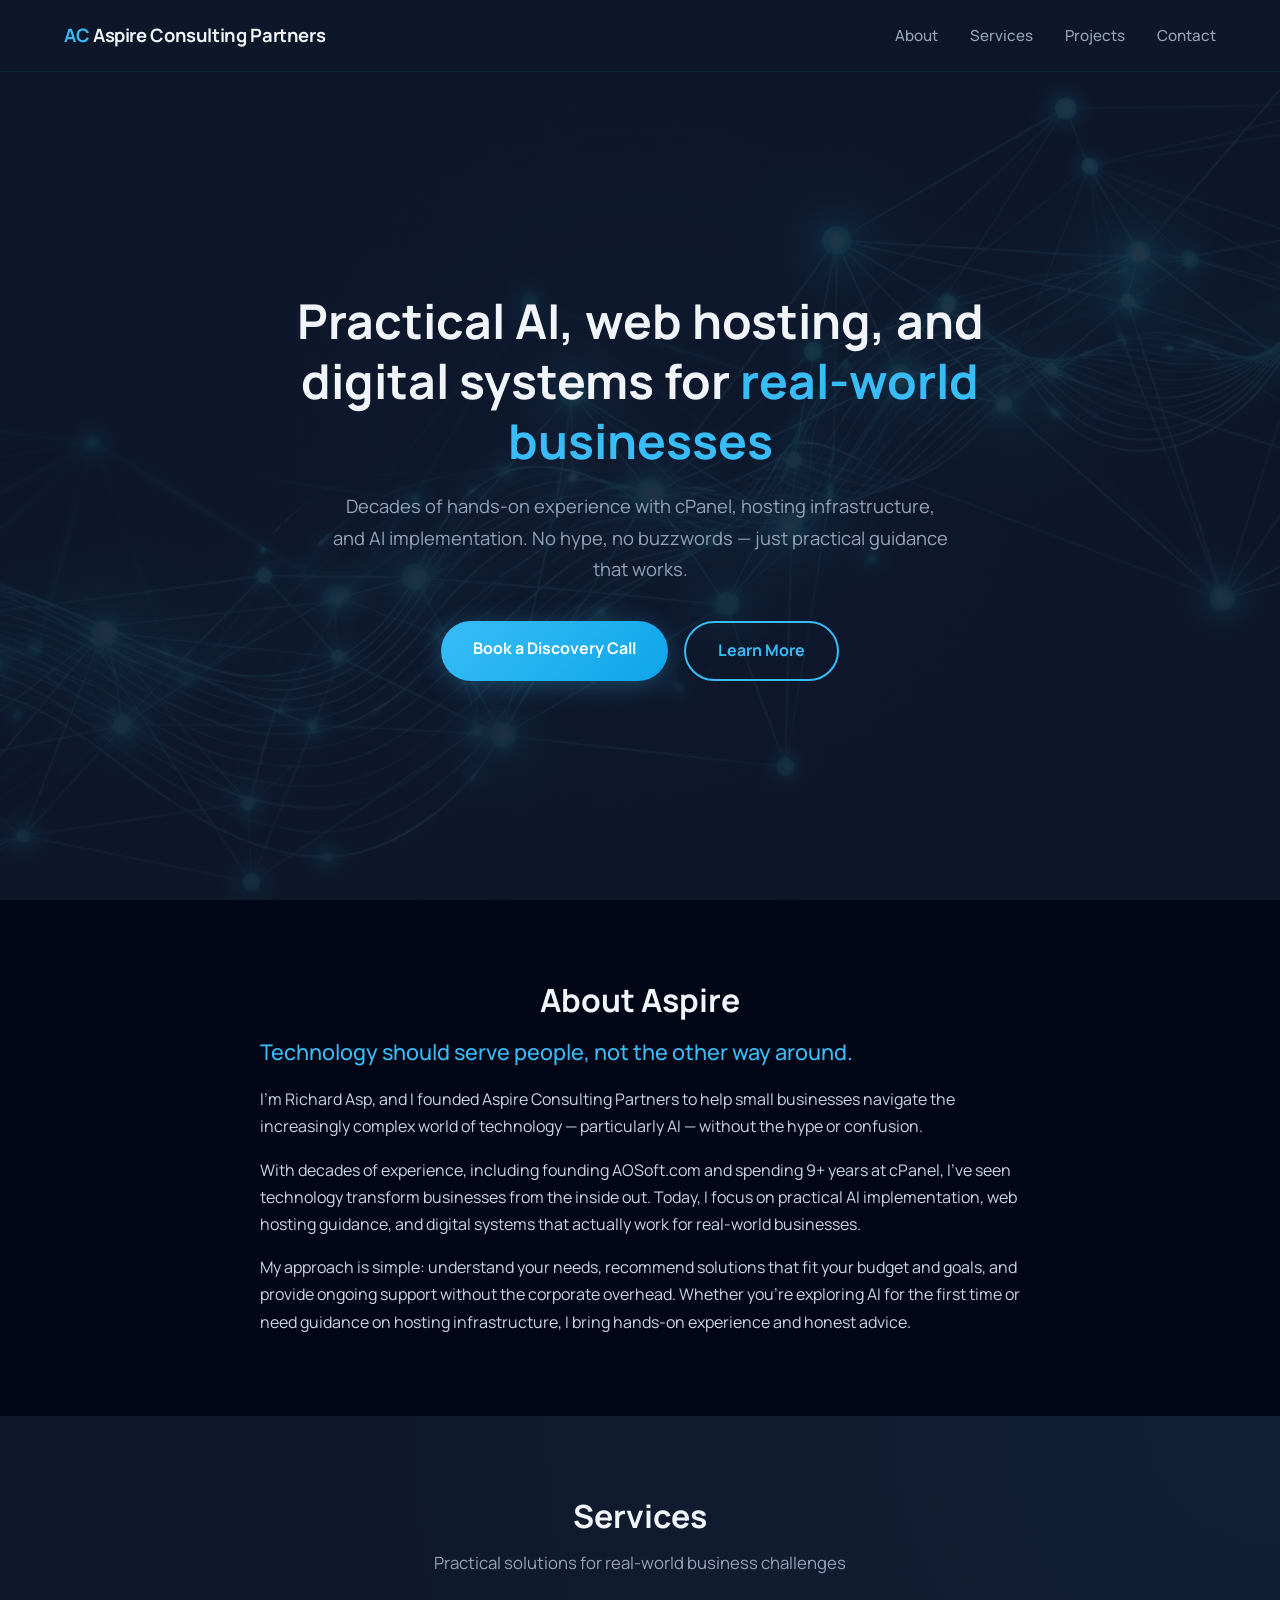
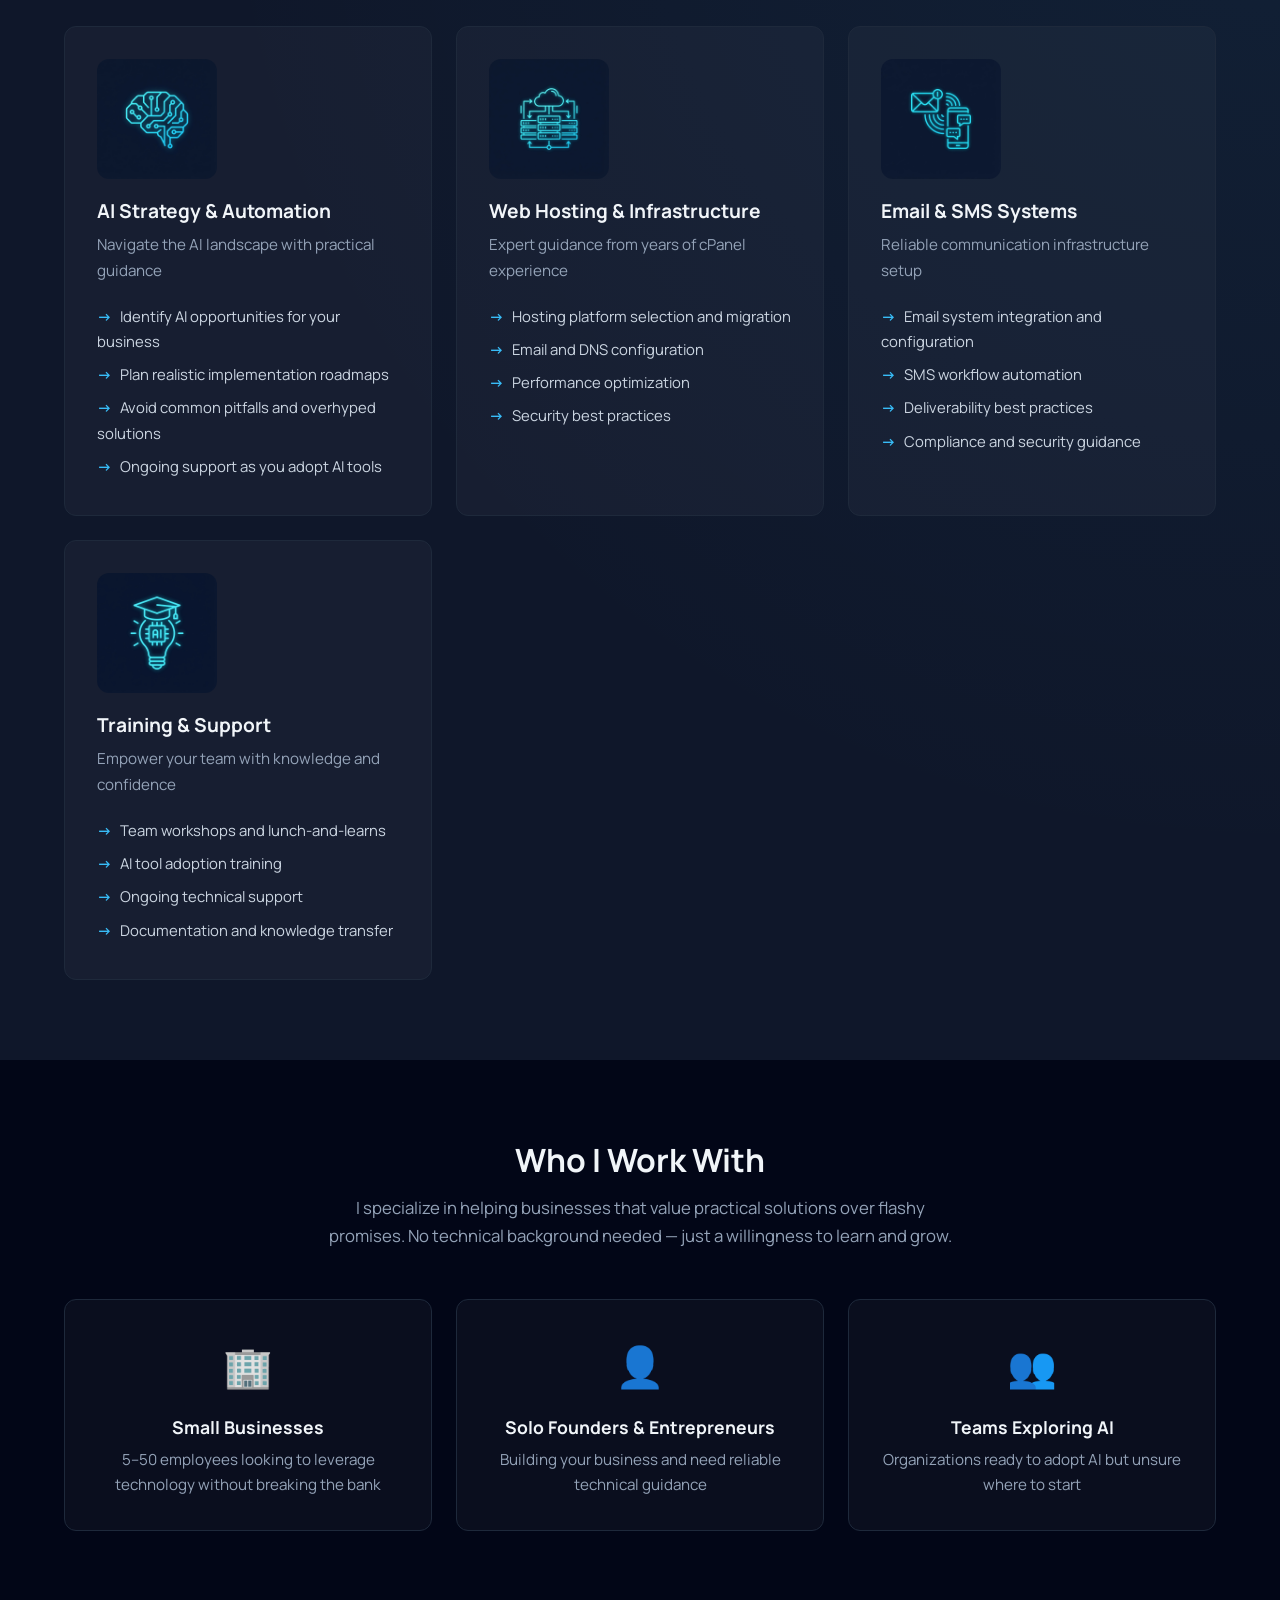
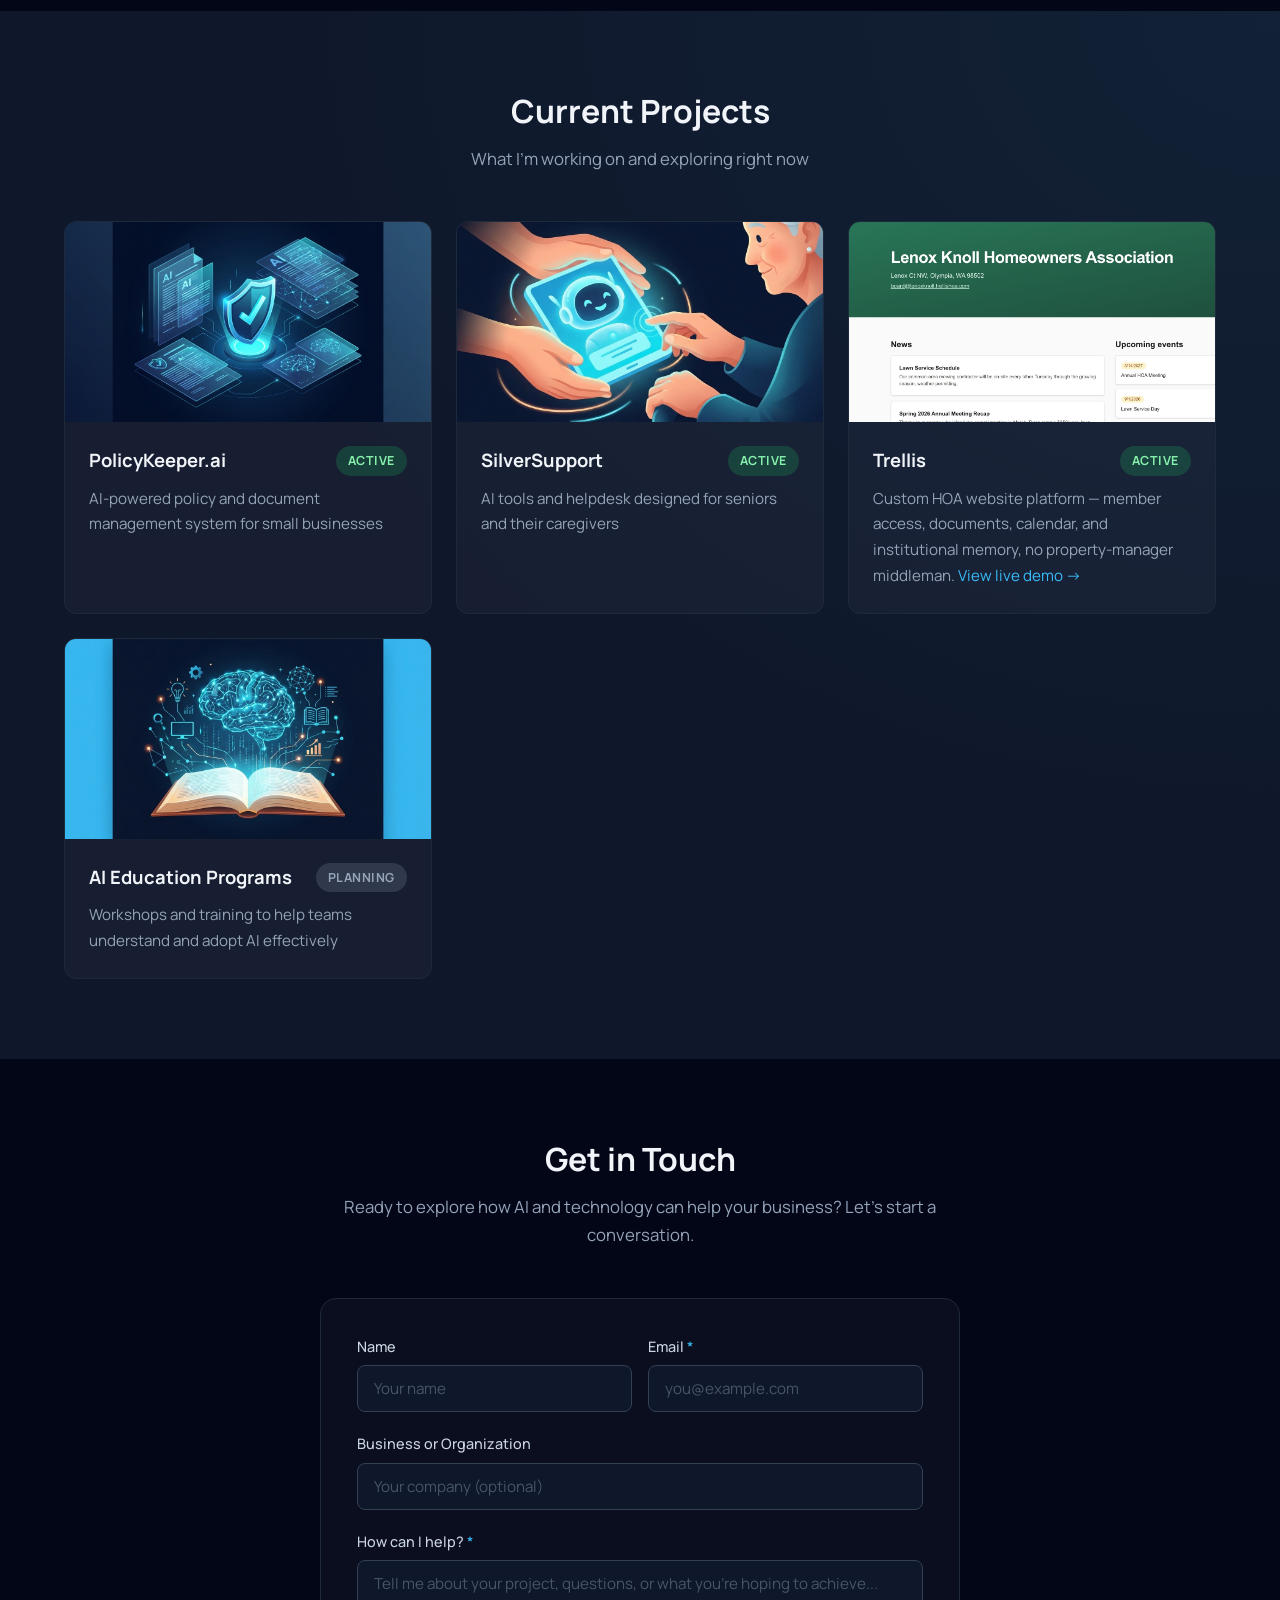
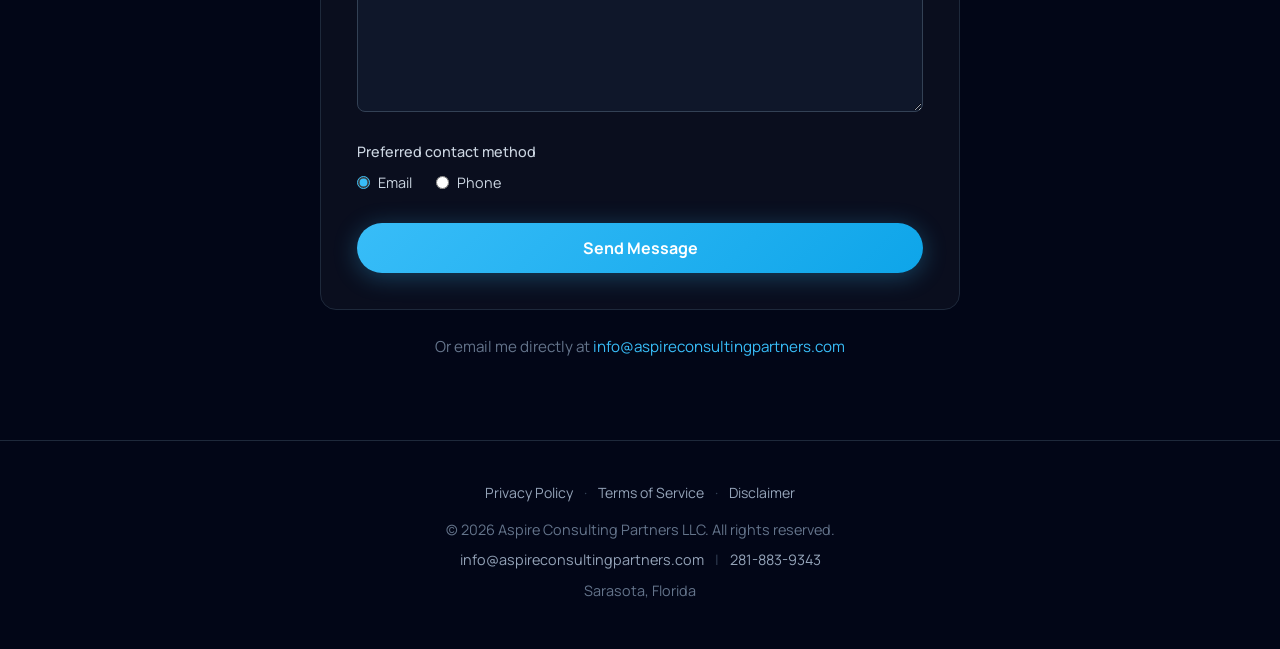
<file: index.html>
<!DOCTYPE html>
<html lang="en">
<head>
  <meta charset="UTF-8">
  <meta name="viewport" content="width=device-width, initial-scale=1.0">
  <meta name="description" content="Aspire Consulting Partners — Practical AI, web hosting, and digital systems for real-world businesses. Founded by Richard Asp.">
  <title>Aspire Consulting Partners | Practical AI &amp; Technology Consulting</title>
  <link rel="icon" href="favicon.svg" type="image/svg+xml">
  <link rel="preconnect" href="https://fonts.googleapis.com">
  <link rel="preconnect" href="https://fonts.gstatic.com" crossorigin>
  <link href="https://fonts.googleapis.com/css2?family=Manrope:wght@400;500;700&display=swap" rel="stylesheet">
  <style>
    /* ========== Design Tokens ========== */
    :root {
      --bg-main: #0f172a;
      --bg-dark: #020617;
      --cyan: #38bdf8;
      --cyan-light: #7dd3fc;
      --gray-100: #f1f5f9;
      --gray-300: #cbd5e1;
      --gray-400: #94a3b8;
      --gray-500: #64748b;
      --gray-600: #475569;
      --gray-700: #334155;
      --gray-800: #1e293b;
      --max-width: 1200px;
      --nav-height: 72px;
      --font: 'Manrope', system-ui, -apple-system, sans-serif;
    }

    /* ========== Reset & Base ========== */
    *, *::before, *::after {
      box-sizing: border-box;
      margin: 0;
      padding: 0;
    }

    html {
      scroll-behavior: smooth;
      scroll-padding-top: var(--nav-height);
    }

    body {
      font-family: var(--font);
      font-size: 16px;
      line-height: 1.7;
      color: var(--gray-300);
      background: var(--bg-main);
      -webkit-font-smoothing: antialiased;
      -moz-osx-font-smoothing: grayscale;
    }

    img {
      max-width: 100%;
      height: auto;
      display: block;
    }

    a {
      color: var(--cyan);
      text-decoration: none;
      transition: color 0.2s;
    }

    a:hover {
      color: var(--cyan-light);
    }

    h1, h2, h3, h4 {
      color: var(--gray-100);
      line-height: 1.3;
    }

    .container {
      width: 100%;
      max-width: var(--max-width);
      margin: 0 auto;
      padding: 0 24px;
    }

    /* ========== Section Helpers ========== */
    .section {
      padding: 80px 0;
    }

    .section-dark {
      background: var(--bg-dark);
    }

    .section-title {
      font-size: 2rem;
      font-weight: 700;
      margin-bottom: 12px;
      text-align: center;
    }

    .section-subtitle {
      text-align: center;
      color: var(--gray-400);
      max-width: 640px;
      margin: 0 auto 48px;
      font-size: 1.05rem;
    }

    /* ========== Navigation ========== */
    .nav {
      position: fixed;
      top: 0;
      left: 0;
      right: 0;
      z-index: 1000;
      background: rgba(15, 23, 42, 0.88);
      backdrop-filter: blur(12px);
      -webkit-backdrop-filter: blur(12px);
      border-bottom: 1px solid rgba(56, 189, 248, 0.08);
      height: var(--nav-height);
    }

    .nav .container {
      display: flex;
      align-items: center;
      justify-content: space-between;
      height: 100%;
    }

    .nav-logo {
      font-size: 1.15rem;
      font-weight: 700;
      color: var(--gray-100);
      letter-spacing: -0.02em;
      white-space: nowrap;
    }

    .nav-logo span {
      color: var(--cyan);
    }

    .nav-links {
      display: flex;
      gap: 32px;
      list-style: none;
    }

    .nav-links a {
      color: var(--gray-400);
      font-size: 0.95rem;
      font-weight: 500;
      transition: color 0.2s;
    }

    .nav-links a:hover {
      color: var(--cyan);
    }

    /* Hamburger */
    .nav-toggle {
      display: none;
      flex-direction: column;
      gap: 5px;
      background: none;
      border: none;
      cursor: pointer;
      padding: 8px;
    }

    .nav-toggle span {
      display: block;
      width: 24px;
      height: 2px;
      background: var(--gray-300);
      border-radius: 2px;
      transition: transform 0.3s, opacity 0.3s;
    }

    /* Mobile nav */
    @media (max-width: 768px) {
      .nav-toggle {
        display: flex;
      }

      .nav-links {
        position: fixed;
        top: var(--nav-height);
        left: 0;
        right: 0;
        flex-direction: column;
        background: rgba(2, 6, 23, 0.97);
        backdrop-filter: blur(12px);
        -webkit-backdrop-filter: blur(12px);
        padding: 24px;
        gap: 0;
        transform: translateY(-120%);
        opacity: 0;
        transition: transform 0.3s ease, opacity 0.3s ease;
        border-bottom: 1px solid var(--gray-800);
      }

      .nav-links.open {
        transform: translateY(0);
        opacity: 1;
      }

      .nav-links li {
        border-bottom: 1px solid var(--gray-800);
      }

      .nav-links li:last-child {
        border-bottom: none;
      }

      .nav-links a {
        display: block;
        padding: 16px 0;
        font-size: 1.05rem;
      }

      .nav-toggle.active span:nth-child(1) {
        transform: rotate(45deg) translate(5px, 5px);
      }

      .nav-toggle.active span:nth-child(2) {
        opacity: 0;
      }

      .nav-toggle.active span:nth-child(3) {
        transform: rotate(-45deg) translate(5px, -5px);
      }
    }

    /* ========== Hero ========== */
    .hero {
      position: relative;
      min-height: 100vh;
      display: flex;
      align-items: center;
      justify-content: center;
      background: url('assets/images/background_hero.jpeg') center/cover no-repeat;
      background-attachment: fixed;
      padding-top: var(--nav-height);
    }

    .hero::before {
      content: '';
      position: absolute;
      inset: 0;
      background: linear-gradient(180deg, rgba(15,23,42,0.85) 0%, rgba(15,23,42,0.9) 100%);
    }

    .hero-content {
      position: relative;
      text-align: center;
      max-width: 780px;
      padding: 40px 24px;
    }

    .hero h1 {
      font-size: clamp(1.8rem, 5vw, 3rem);
      font-weight: 700;
      margin-bottom: 20px;
      line-height: 1.25;
    }

    .hero h1 .highlight {
      color: var(--cyan);
    }

    .hero-sub {
      font-size: clamp(1rem, 2.5vw, 1.15rem);
      color: var(--gray-400);
      margin-bottom: 36px;
      max-width: 620px;
      margin-left: auto;
      margin-right: auto;
    }

    .hero-buttons {
      display: flex;
      gap: 16px;
      justify-content: center;
      flex-wrap: wrap;
    }

    .btn {
      display: inline-block;
      padding: 14px 32px;
      border-radius: 999px;
      font-family: var(--font);
      font-size: 1rem;
      font-weight: 700;
      cursor: pointer;
      border: none;
      transition: transform 0.2s, box-shadow 0.2s;
    }

    .btn:hover {
      transform: translateY(-2px);
    }

    .btn-primary {
      background: linear-gradient(135deg, var(--cyan), #0ea5e9);
      color: #fff;
      box-shadow: 0 4px 24px rgba(56, 189, 248, 0.3);
    }

    .btn-primary:hover {
      color: #fff;
      box-shadow: 0 8px 32px rgba(56, 189, 248, 0.45);
    }

    .btn-secondary {
      background: transparent;
      color: var(--cyan);
      border: 2px solid var(--cyan);
    }

    .btn-secondary:hover {
      color: var(--cyan-light);
      border-color: var(--cyan-light);
      box-shadow: 0 4px 20px rgba(56, 189, 248, 0.15);
    }

    /* ========== About ========== */
    .about-lead {
      font-size: 1.35rem;
      color: var(--cyan);
      font-weight: 500;
      margin-bottom: 24px;
    }

    .about-text p {
      margin-bottom: 16px;
      max-width: 760px;
    }

    .about-text p:last-child {
      margin-bottom: 0;
    }

    /* ========== Cards ========== */
    .card {
      background: rgba(255, 255, 255, 0.03);
      border: 1px solid var(--gray-800);
      border-radius: 12px;
      padding: 32px;
      transition: transform 0.3s, border-color 0.3s, box-shadow 0.3s;
    }

    .card:hover {
      transform: translateY(-4px);
      border-color: var(--cyan);
      box-shadow: 0 8px 30px rgba(56, 189, 248, 0.12);
    }

    /* ========== Services ========== */
    .services-bg {
      background: var(--bg-main);
      background-image: radial-gradient(ellipse at top right, rgba(56,189,248,0.06) 0%, transparent 60%);
    }

    .services-grid {
      display: grid;
      grid-template-columns: repeat(auto-fit, minmax(280px, 1fr));
      gap: 24px;
    }

    .service-card-img {
      width: 120px;
      height: 120px;
      border-radius: 12px;
      object-fit: cover;
      margin-bottom: 20px;
    }

    .service-card h3 {
      font-size: 1.2rem;
      margin-bottom: 8px;
    }

    .service-card .service-desc {
      color: var(--gray-400);
      margin-bottom: 16px;
      font-size: 0.95rem;
    }

    .service-card ul {
      list-style: none;
    }

    .service-card ul li {
      padding: 4px 0;
      font-size: 0.93rem;
      color: var(--gray-300);
    }

    .service-card ul li::before {
      content: '\2192';
      color: var(--cyan);
      margin-right: 8px;
      font-weight: 700;
    }

    /* ========== Who I Work With ========== */
    .audience-grid {
      display: grid;
      grid-template-columns: repeat(auto-fit, minmax(250px, 1fr));
      gap: 24px;
    }

    .audience-card {
      text-align: center;
    }

    .audience-icon {
      font-size: 2.5rem;
      margin-bottom: 16px;
    }

    .audience-card h3 {
      font-size: 1.1rem;
      margin-bottom: 8px;
    }

    .audience-card p {
      color: var(--gray-400);
      font-size: 0.95rem;
    }

    /* ========== Projects ========== */
    .projects-bg {
      background: var(--bg-main);
      background-image: radial-gradient(ellipse at top right, rgba(56,189,248,0.06) 0%, transparent 60%);
    }

    .projects-grid {
      display: grid;
      grid-template-columns: repeat(auto-fit, minmax(300px, 1fr));
      gap: 24px;
    }

    .project-card {
      overflow: hidden;
      padding: 0;
    }

    .project-card-img-wrap {
      overflow: hidden;
      height: 200px;
    }

    .project-card-img {
      width: 100%;
      height: 200px;
      object-fit: cover;
      transition: transform 0.4s;
    }

    .project-card:hover .project-card-img {
      transform: scale(1.05);
    }

    .project-card-body {
      padding: 24px;
    }

    .project-card-header {
      display: flex;
      align-items: center;
      justify-content: space-between;
      margin-bottom: 10px;
      flex-wrap: wrap;
      gap: 8px;
    }

    .project-card h3 {
      font-size: 1.15rem;
    }

    .badge {
      display: inline-block;
      padding: 4px 12px;
      border-radius: 999px;
      font-size: 0.78rem;
      font-weight: 700;
      text-transform: uppercase;
      letter-spacing: 0.04em;
    }

    .badge-active {
      background: rgba(34, 197, 94, 0.2);
      color: #86efac;
    }

    .badge-planning {
      background: rgba(148, 163, 184, 0.2);
      color: var(--gray-400);
    }

    .project-card p {
      color: var(--gray-400);
      font-size: 0.95rem;
    }

    /* ========== Contact ========== */
    .contact-form-wrap {
      max-width: 640px;
      margin: 0 auto;
    }

    .contact-card {
      background: rgba(255, 255, 255, 0.03);
      border: 1px solid var(--gray-800);
      border-radius: 16px;
      padding: 36px;
    }

    .form-row {
      display: grid;
      grid-template-columns: 1fr 1fr;
      gap: 16px;
    }

    @media (max-width: 768px) {
      .form-row {
        grid-template-columns: 1fr;
      }
    }

    .form-group {
      margin-bottom: 20px;
    }

    .form-group label {
      display: block;
      font-size: 0.9rem;
      font-weight: 500;
      color: var(--gray-300);
      margin-bottom: 6px;
    }

    .form-group label .req {
      color: var(--cyan);
    }

    .form-group input,
    .form-group textarea {
      width: 100%;
      padding: 12px 16px;
      background: var(--bg-main);
      border: 1px solid var(--gray-700);
      border-radius: 8px;
      color: var(--gray-100);
      font-family: var(--font);
      font-size: 0.95rem;
      transition: border-color 0.2s, box-shadow 0.2s;
    }

    .form-group input:focus,
    .form-group textarea:focus {
      outline: none;
      border-color: var(--cyan);
      box-shadow: 0 0 0 3px rgba(56, 189, 248, 0.12);
    }

    .form-group input::placeholder,
    .form-group textarea::placeholder {
      color: var(--gray-600);
    }

    .form-group textarea {
      resize: vertical;
    }

    .radio-group {
      display: flex;
      gap: 24px;
      margin-top: 6px;
    }

    .radio-group label {
      display: flex;
      align-items: center;
      gap: 8px;
      font-weight: 400;
      cursor: pointer;
      margin-bottom: 0;
    }

    .radio-group input[type="radio"] {
      width: auto;
      accent-color: var(--cyan);
    }

    .btn-submit {
      width: 100%;
      margin-top: 8px;
    }

    .contact-alt {
      text-align: center;
      margin-top: 24px;
      color: var(--gray-500);
      font-size: 0.95rem;
    }

    .contact-alt a {
      color: var(--cyan);
    }

    /* ========== Footer ========== */
    .footer {
      background: var(--bg-dark);
      border-top: 1px solid var(--gray-800);
      padding: 40px 0;
      text-align: center;
      font-size: 0.9rem;
      color: var(--gray-500);
    }

    .footer-links {
      margin-bottom: 12px;
    }

    .footer-links a {
      color: var(--gray-400);
      font-size: 0.88rem;
    }

    .footer-links a:hover {
      color: var(--cyan);
    }

    .footer-sep {
      margin: 0 8px;
      color: var(--gray-700);
    }

    .footer p {
      margin-bottom: 6px;
    }

    .footer-contact a {
      color: var(--gray-400);
    }

    .footer-contact a:hover {
      color: var(--cyan);
    }

    /* ========== Utilities ========== */
    @media (max-width: 768px) {
      .section {
        padding: 56px 0;
      }

      .section-title {
        font-size: 1.65rem;
      }

      .hero h1 {
        font-size: 1.75rem;
      }
    }

    /* Reduce motion for accessibility */
    @media (prefers-reduced-motion: reduce) {
      html {
        scroll-behavior: auto;
      }
      .card, .btn, .project-card-img, .nav-links {
        transition: none;
      }
    }

    /* Fixed background fallback for iOS */
    @supports (-webkit-touch-callout: none) {
      .hero {
        background-attachment: scroll;
      }
    }
  </style>
</head>
<body>

  <!-- ========== Navigation ========== -->
  <header class="nav" role="banner">
    <div class="container">
      <a href="#" class="nav-logo" aria-label="Aspire Consulting Partners home"><span>AC</span> Aspire Consulting Partners</a>
      <button class="nav-toggle" id="navToggle" aria-label="Toggle navigation menu" aria-expanded="false">
        <span></span>
        <span></span>
        <span></span>
      </button>
      <nav aria-label="Main navigation">
        <ul class="nav-links" id="navLinks">
          <li><a href="#about">About</a></li>
          <li><a href="#services">Services</a></li>
          <li><a href="#projects">Projects</a></li>
          <li><a href="#contact">Contact</a></li>
        </ul>
      </nav>
    </div>
  </header>

  <main>
    <!-- ========== Hero ========== -->
    <section class="hero">
      <div class="hero-content">
        <h1>Practical AI, web hosting, and digital systems for <span class="highlight">real-world businesses</span></h1>
        <p class="hero-sub">Decades of hands-on experience with cPanel, hosting infrastructure, and AI implementation. No hype, no buzzwords &mdash; just practical guidance that works.</p>
        <div class="hero-buttons">
          <a href="#contact" class="btn btn-primary">Book a Discovery Call</a>
          <a href="#about" class="btn btn-secondary">Learn More</a>
        </div>
      </div>
    </section>

    <!-- ========== About ========== -->
    <section id="about" class="section section-dark">
      <div class="container">
        <h2 class="section-title">About Aspire</h2>
        <div class="about-text" style="max-width:760px; margin:0 auto;">
          <p class="about-lead">Technology should serve people, not the other way around.</p>
          <p>I'm Richard Asp, and I founded Aspire Consulting Partners to help small businesses navigate the increasingly complex world of technology &mdash; particularly AI &mdash; without the hype or confusion.</p>
          <p>With decades of experience, including founding AOSoft.com and spending 9+ years at cPanel, I've seen technology transform businesses from the inside out. Today, I focus on practical AI implementation, web hosting guidance, and digital systems that actually work for real-world businesses.</p>
          <p>My approach is simple: understand your needs, recommend solutions that fit your budget and goals, and provide ongoing support without the corporate overhead. Whether you're exploring AI for the first time or need guidance on hosting infrastructure, I bring hands-on experience and honest advice.</p>
        </div>
      </div>
    </section>

    <!-- ========== Services ========== -->
    <section id="services" class="section services-bg">
      <div class="container">
        <h2 class="section-title">Services</h2>
        <p class="section-subtitle">Practical solutions for real-world business challenges</p>
        <div class="services-grid">

          <div class="card service-card">
            <img src="assets/images/service.jpeg" alt="AI strategy consultation session" class="service-card-img" width="120" height="120" loading="lazy">
            <h3>AI Strategy &amp; Automation</h3>
            <p class="service-desc">Navigate the AI landscape with practical guidance</p>
            <ul>
              <li>Identify AI opportunities for your business</li>
              <li>Plan realistic implementation roadmaps</li>
              <li>Avoid common pitfalls and overhyped solutions</li>
              <li>Ongoing support as you adopt AI tools</li>
            </ul>
          </div>

          <div class="card service-card">
            <img src="assets/images/webhosting_service.jpeg" alt="Web hosting server infrastructure" class="service-card-img" width="120" height="120" loading="lazy">
            <h3>Web Hosting &amp; Infrastructure</h3>
            <p class="service-desc">Expert guidance from years of cPanel experience</p>
            <ul>
              <li>Hosting platform selection and migration</li>
              <li>Email and DNS configuration</li>
              <li>Performance optimization</li>
              <li>Security best practices</li>
            </ul>
          </div>

          <div class="card service-card">
            <img src="assets/images/email_sms_services.jpeg" alt="Email and SMS communication systems" class="service-card-img" width="120" height="120" loading="lazy">
            <h3>Email &amp; SMS Systems</h3>
            <p class="service-desc">Reliable communication infrastructure setup</p>
            <ul>
              <li>Email system integration and configuration</li>
              <li>SMS workflow automation</li>
              <li>Deliverability best practices</li>
              <li>Compliance and security guidance</li>
            </ul>
          </div>

          <div class="card service-card">
            <img src="assets/images/ai_training_services.jpeg" alt="AI training workshop in progress" class="service-card-img" width="120" height="120" loading="lazy">
            <h3>Training &amp; Support</h3>
            <p class="service-desc">Empower your team with knowledge and confidence</p>
            <ul>
              <li>Team workshops and lunch-and-learns</li>
              <li>AI tool adoption training</li>
              <li>Ongoing technical support</li>
              <li>Documentation and knowledge transfer</li>
            </ul>
          </div>

        </div>
      </div>
    </section>

    <!-- ========== Who I Work With ========== -->
    <section class="section section-dark">
      <div class="container">
        <h2 class="section-title">Who I Work With</h2>
        <p class="section-subtitle">I specialize in helping businesses that value practical solutions over flashy promises. No technical background needed &mdash; just a willingness to learn and grow.</p>
        <div class="audience-grid">

          <div class="card audience-card">
            <div class="audience-icon" aria-hidden="true">&#127970;</div>
            <h3>Small Businesses</h3>
            <p>5&ndash;50 employees looking to leverage technology without breaking the bank</p>
          </div>

          <div class="card audience-card">
            <div class="audience-icon" aria-hidden="true">&#128100;</div>
            <h3>Solo Founders &amp; Entrepreneurs</h3>
            <p>Building your business and need reliable technical guidance</p>
          </div>

          <div class="card audience-card">
            <div class="audience-icon" aria-hidden="true">&#128101;</div>
            <h3>Teams Exploring AI</h3>
            <p>Organizations ready to adopt AI but unsure where to start</p>
          </div>

        </div>
      </div>
    </section>

    <!-- ========== Projects ========== -->
    <section id="projects" class="section projects-bg">
      <div class="container">
        <h2 class="section-title">Current Projects</h2>
        <p class="section-subtitle">What I'm working on and exploring right now</p>
        <div class="projects-grid">

          <div class="card project-card">
            <div class="project-card-img-wrap">
              <img src="assets/images/policy-keeper_thumnail.jpeg" alt="PolicyKeeper.ai document management dashboard" class="project-card-img" loading="lazy">
            </div>
            <div class="project-card-body">
              <div class="project-card-header">
                <h3>PolicyKeeper.ai</h3>
                <span class="badge badge-active">Active</span>
              </div>
              <p>AI-powered policy and document management system for small businesses</p>
            </div>
          </div>

          <div class="card project-card">
            <div class="project-card-img-wrap">
              <img src="assets/images/silversupport_thumnail.jpeg" alt="SilverSupport helpdesk for seniors" class="project-card-img" loading="lazy">
            </div>
            <div class="project-card-body">
              <div class="project-card-header">
                <h3>SilverSupport</h3>
                <span class="badge badge-active">Active</span>
              </div>
              <p>AI tools and helpdesk designed for seniors and their caregivers</p>
            </div>
          </div>

          <div class="card project-card">
            <div class="project-card-img-wrap">
              <img src="assets/images/trellis_thumbnail_v2.jpeg" alt="Trellis HOA platform, live demo site for Lenox Knoll Homeowners Association" class="project-card-img" loading="lazy">
            </div>
            <div class="project-card-body">
              <div class="project-card-header">
                <h3>Trellis</h3>
                <span class="badge badge-active">Active</span>
              </div>
              <p>Custom HOA website platform &mdash; member access, documents, calendar, and institutional memory, no property-manager middleman. <a href="https://lenoxknoll.trellishoa.com" target="_blank" rel="noopener">View live demo &rarr;</a></p>
            </div>
          </div>

          <div class="card project-card">
            <div class="project-card-img-wrap">
              <img src="assets/images/ai_education_thumbnail.jpeg" alt="AI education workshop materials" class="project-card-img" loading="lazy">
            </div>
            <div class="project-card-body">
              <div class="project-card-header">
                <h3>AI Education Programs</h3>
                <span class="badge badge-planning">Planning</span>
              </div>
              <p>Workshops and training to help teams understand and adopt AI effectively</p>
            </div>
          </div>

        </div>
      </div>
    </section>

    <!-- ========== Contact ========== -->
    <section id="contact" class="section section-dark">
      <div class="container">
        <h2 class="section-title">Get in Touch</h2>
        <p class="section-subtitle">Ready to explore how AI and technology can help your business? Let's start a conversation.</p>
        <div class="contact-form-wrap">
          <form id="contactForm" class="contact-card" action="mailto:info@aspireconsultingpartners.com" method="POST" enctype="text/plain" novalidate>

            <div class="form-row">
              <div class="form-group">
                <label for="name">Name</label>
                <input type="text" id="name" name="name" placeholder="Your name" maxlength="100" autocomplete="name">
              </div>
              <div class="form-group">
                <label for="email">Email <span class="req">*</span></label>
                <input type="email" id="email" name="email" placeholder="you@example.com" required autocomplete="email">
              </div>
            </div>

            <div class="form-group">
              <label for="org">Business or Organization</label>
              <input type="text" id="org" name="organization" placeholder="Your company (optional)" maxlength="100" autocomplete="organization">
            </div>

            <div class="form-group">
              <label for="message">How can I help? <span class="req">*</span></label>
              <textarea id="message" name="message" rows="6" placeholder="Tell me about your project, questions, or what you're hoping to achieve..." required minlength="10" maxlength="5000"></textarea>
            </div>

            <div class="form-group">
              <label>Preferred contact method</label>
              <div class="radio-group">
                <label><input type="radio" name="contact_method" value="Email" checked> Email</label>
                <label><input type="radio" name="contact_method" value="Phone"> Phone</label>
              </div>
            </div>

            <button type="submit" class="btn btn-primary btn-submit">Send Message</button>
          </form>
          <p class="contact-alt">Or email me directly at <a href="mailto:info@aspireconsultingpartners.com">info@aspireconsultingpartners.com</a></p>
        </div>
      </div>
    </section>
  </main>

  <!-- ========== Footer ========== -->
  <footer class="footer" role="contentinfo">
    <div class="container">
      <div class="footer-links">
        <a href="privacy.html">Privacy Policy</a>
        <span class="footer-sep">&middot;</span>
        <a href="terms.html">Terms of Service</a>
        <span class="footer-sep">&middot;</span>
        <a href="disclaimer.html">Disclaimer</a>
      </div>
      <p>&copy; 2026 Aspire Consulting Partners LLC. All rights reserved.</p>
      <p class="footer-contact">
        <a href="mailto:info@aspireconsultingpartners.com">info@aspireconsultingpartners.com</a>
        <span class="footer-sep">|</span>
        <a href="tel:+12818839343">281-883-9343</a>
      </p>
      <p>Sarasota, Florida</p>
    </div>
  </footer>

  <!-- ========== JavaScript ========== -->
  <script>
    (function () {
      // Mobile menu toggle
      var toggle = document.getElementById('navToggle');
      var links = document.getElementById('navLinks');

      if (toggle && links) {
        toggle.addEventListener('click', function () {
          var isOpen = links.classList.toggle('open');
          toggle.classList.toggle('active');
          toggle.setAttribute('aria-expanded', isOpen ? 'true' : 'false');
        });

        // Close mobile menu when a link is clicked
        links.querySelectorAll('a').forEach(function (link) {
          link.addEventListener('click', function () {
            links.classList.remove('open');
            toggle.classList.remove('active');
            toggle.setAttribute('aria-expanded', 'false');
          });
        });
      }

      // Contact form handling
      var form = document.getElementById('contactForm');
      if (form) {
        form.addEventListener('submit', function (e) {
          e.preventDefault();

          var name = document.getElementById('name').value.trim();
          var email = document.getElementById('email').value.trim();
          var org = document.getElementById('org').value.trim();
          var message = document.getElementById('message').value.trim();
          var method = form.querySelector('input[name="contact_method"]:checked');
          var methodVal = method ? method.value : 'Email';

          // Basic validation
          if (!email) {
            alert('Please enter your email address.');
            return;
          }
          if (!message || message.length < 10) {
            alert('Please describe how I can help (at least 10 characters).');
            return;
          }

          var subject = encodeURIComponent('Inquiry from ' + (name || 'Website Visitor'));
          var body = [];
          if (name) body.push('Name: ' + name);
          body.push('Email: ' + email);
          if (org) body.push('Organization: ' + org);
          body.push('Preferred Contact: ' + methodVal);
          body.push('');
          body.push(message);

          var mailto = 'mailto:info@aspireconsultingpartners.com?subject=' + subject + '&body=' + encodeURIComponent(body.join('\n'));
          window.location.href = mailto;
        });
      }
    })();
  </script>

</body>
</html>
</file>
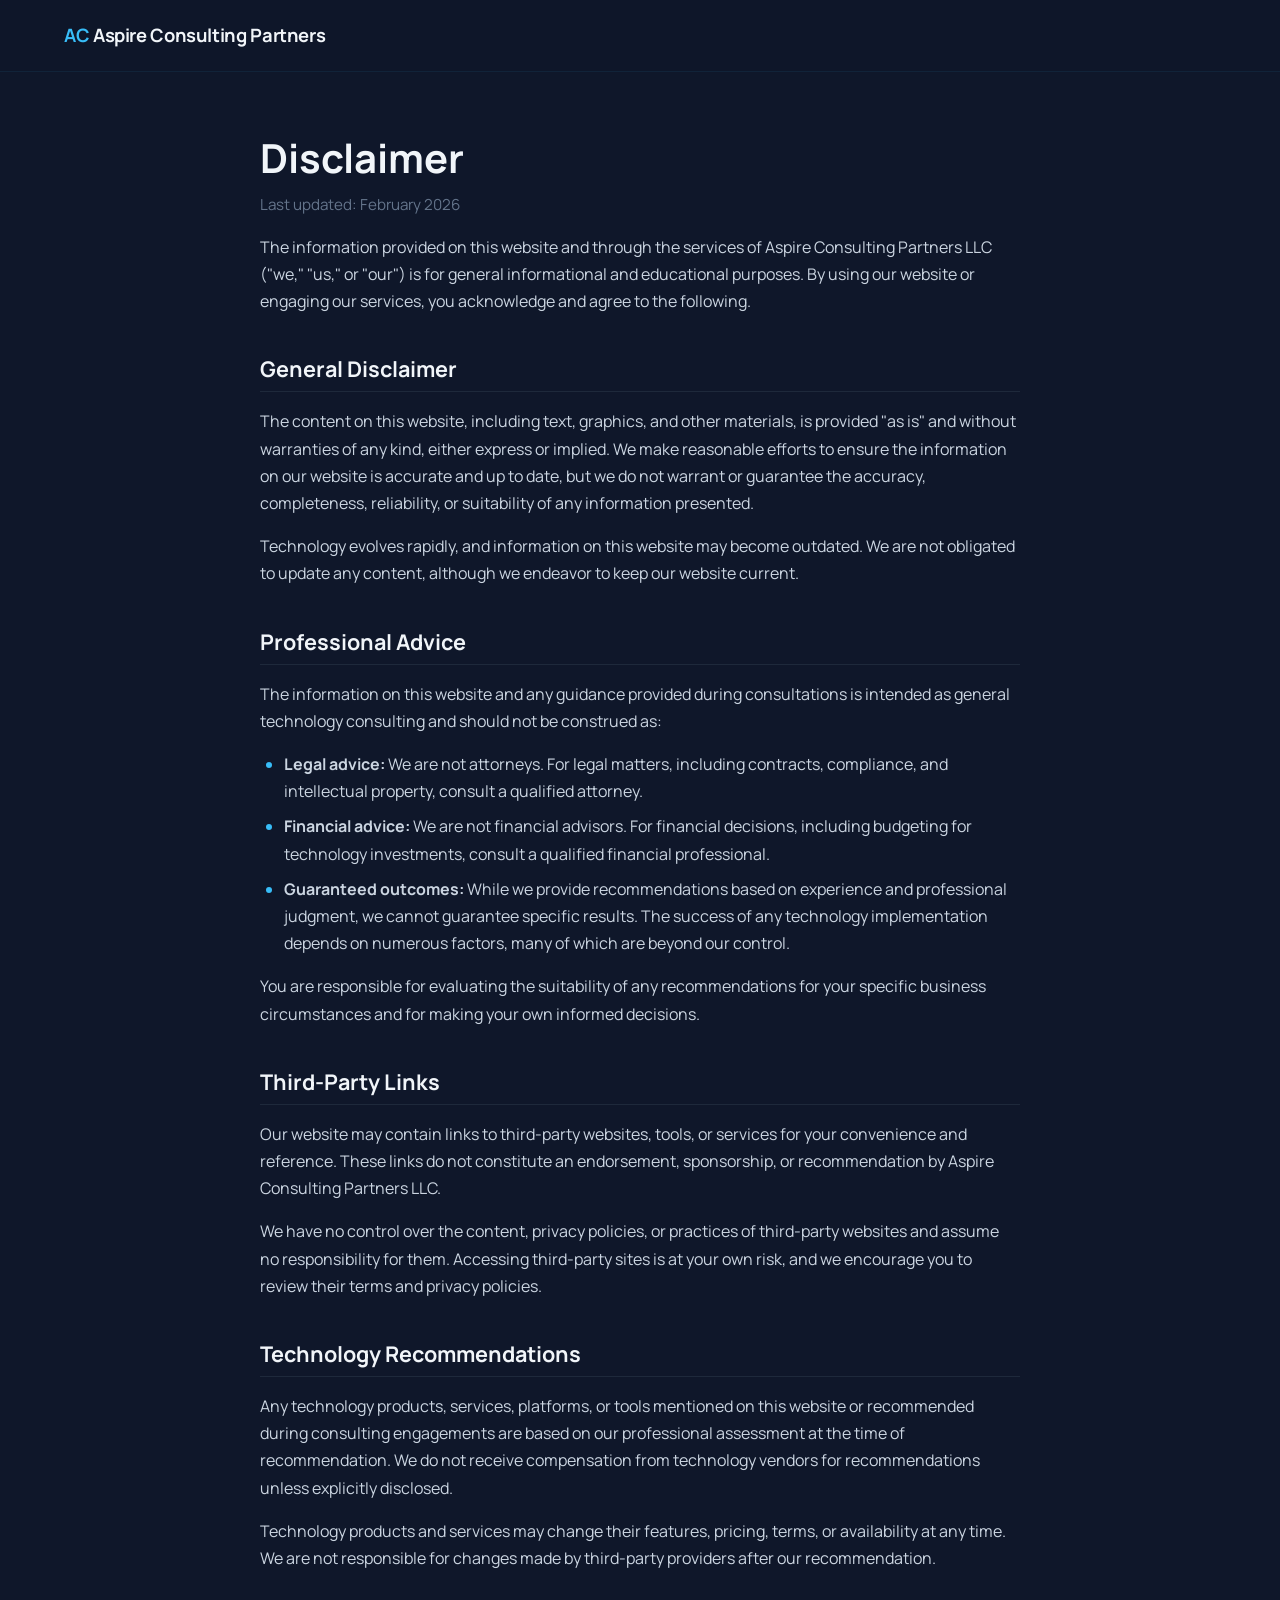
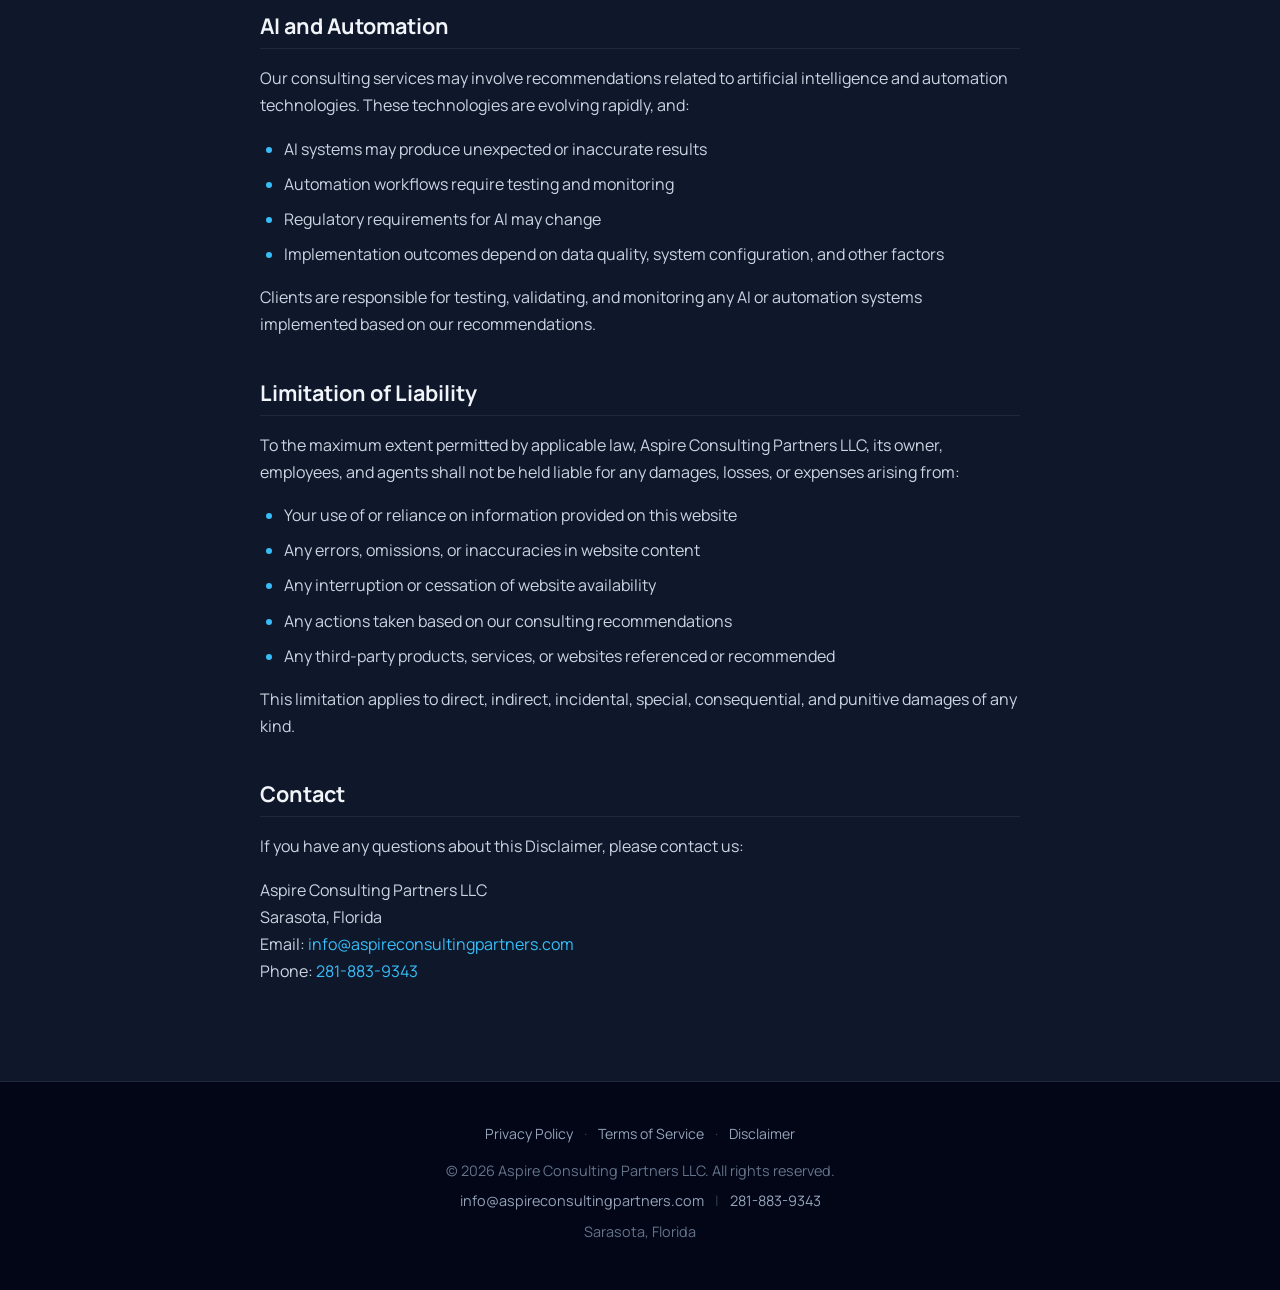
<file: disclaimer.html>
<!DOCTYPE html>
<html lang="en">
<head>
  <meta charset="UTF-8">
  <meta name="viewport" content="width=device-width, initial-scale=1.0">
  <meta name="description" content="Disclaimer for Aspire Consulting Partners LLC — important limitations and notices regarding our website and consulting services.">
  <title>Disclaimer | Aspire Consulting Partners</title>
  <link rel="icon" href="favicon.svg" type="image/svg+xml">
  <link rel="preconnect" href="https://fonts.googleapis.com">
  <link rel="preconnect" href="https://fonts.gstatic.com" crossorigin>
  <link href="https://fonts.googleapis.com/css2?family=Manrope:wght@400;500;700&display=swap" rel="stylesheet">
  <style>
    :root {
      --bg-main: #0f172a;
      --bg-dark: #020617;
      --cyan: #38bdf8;
      --cyan-light: #7dd3fc;
      --gray-100: #f1f5f9;
      --gray-300: #cbd5e1;
      --gray-400: #94a3b8;
      --gray-500: #64748b;
      --gray-700: #334155;
      --gray-800: #1e293b;
      --nav-height: 72px;
      --font: 'Manrope', system-ui, -apple-system, sans-serif;
    }

    *, *::before, *::after {
      box-sizing: border-box;
      margin: 0;
      padding: 0;
    }

    html {
      scroll-behavior: smooth;
      scroll-padding-top: var(--nav-height);
    }

    body {
      font-family: var(--font);
      font-size: 16px;
      line-height: 1.7;
      color: var(--gray-300);
      background: var(--bg-main);
      -webkit-font-smoothing: antialiased;
      -moz-osx-font-smoothing: grayscale;
      min-height: 100vh;
      display: flex;
      flex-direction: column;
    }

    a {
      color: var(--cyan);
      text-decoration: none;
      transition: color 0.2s;
    }

    a:hover {
      color: var(--cyan-light);
    }

    h1, h2, h3 {
      color: var(--gray-100);
      line-height: 1.3;
    }

    .container {
      width: 100%;
      max-width: 1200px;
      margin: 0 auto;
      padding: 0 24px;
    }

    /* Navigation */
    .nav {
      position: fixed;
      top: 0;
      left: 0;
      right: 0;
      z-index: 1000;
      background: rgba(15, 23, 42, 0.88);
      backdrop-filter: blur(12px);
      -webkit-backdrop-filter: blur(12px);
      border-bottom: 1px solid rgba(56, 189, 248, 0.08);
      height: var(--nav-height);
    }

    .nav .container {
      display: flex;
      align-items: center;
      height: 100%;
    }

    .nav-logo {
      font-size: 1.15rem;
      font-weight: 700;
      color: var(--gray-100);
      letter-spacing: -0.02em;
      white-space: nowrap;
    }

    .nav-logo span {
      color: var(--cyan);
    }

    /* Legal Page Content */
    .legal-page {
      flex: 1;
      padding: calc(var(--nav-height) + 60px) 24px 80px;
    }

    .legal-content {
      max-width: 760px;
      margin: 0 auto;
    }

    .legal-content h1 {
      font-size: clamp(1.8rem, 5vw, 2.5rem);
      font-weight: 700;
      margin-bottom: 8px;
    }

    .legal-updated {
      color: var(--gray-500);
      font-size: 0.95rem;
      margin-bottom: 40px;
    }

    .legal-content h2 {
      font-size: 1.35rem;
      font-weight: 700;
      margin-top: 40px;
      margin-bottom: 16px;
      padding-bottom: 8px;
      border-bottom: 1px solid var(--gray-800);
    }

    .legal-content p {
      margin-bottom: 16px;
    }

    .legal-content ul {
      margin-bottom: 16px;
      padding-left: 24px;
    }

    .legal-content ul li {
      margin-bottom: 8px;
    }

    .legal-content ul li::marker {
      color: var(--cyan);
    }

    /* Footer */
    .footer {
      background: var(--bg-dark);
      border-top: 1px solid var(--gray-800);
      padding: 40px 0;
      text-align: center;
      font-size: 0.9rem;
      color: var(--gray-500);
    }

    .footer-links {
      margin-bottom: 12px;
    }

    .footer-links a {
      color: var(--gray-400);
      font-size: 0.88rem;
    }

    .footer-links a:hover {
      color: var(--cyan);
    }

    .footer-sep {
      margin: 0 8px;
      color: var(--gray-700);
    }

    .footer p {
      margin-bottom: 6px;
    }

    .footer-contact a {
      color: var(--gray-400);
    }

    .footer-contact a:hover {
      color: var(--cyan);
    }

    @media (max-width: 768px) {
      .legal-page {
        padding-top: calc(var(--nav-height) + 40px);
        padding-bottom: 56px;
      }
    }

    @media (prefers-reduced-motion: reduce) {
      html { scroll-behavior: auto; }
    }
  </style>
</head>
<body>

  <header class="nav" role="banner">
    <div class="container">
      <a href="index.html" class="nav-logo" aria-label="Aspire Consulting Partners home"><span>AC</span> Aspire Consulting Partners</a>
    </div>
  </header>

  <main class="legal-page">
    <div class="legal-content">
      <h1>Disclaimer</h1>
      <p class="legal-updated">Last updated: February 2026</p>

      <p>The information provided on this website and through the services of Aspire Consulting Partners LLC ("we," "us," or "our") is for general informational and educational purposes. By using our website or engaging our services, you acknowledge and agree to the following.</p>

      <h2>General Disclaimer</h2>
      <p>The content on this website, including text, graphics, and other materials, is provided "as is" and without warranties of any kind, either express or implied. We make reasonable efforts to ensure the information on our website is accurate and up to date, but we do not warrant or guarantee the accuracy, completeness, reliability, or suitability of any information presented.</p>
      <p>Technology evolves rapidly, and information on this website may become outdated. We are not obligated to update any content, although we endeavor to keep our website current.</p>

      <h2>Professional Advice</h2>
      <p>The information on this website and any guidance provided during consultations is intended as general technology consulting and should not be construed as:</p>
      <ul>
        <li><strong>Legal advice:</strong> We are not attorneys. For legal matters, including contracts, compliance, and intellectual property, consult a qualified attorney.</li>
        <li><strong>Financial advice:</strong> We are not financial advisors. For financial decisions, including budgeting for technology investments, consult a qualified financial professional.</li>
        <li><strong>Guaranteed outcomes:</strong> While we provide recommendations based on experience and professional judgment, we cannot guarantee specific results. The success of any technology implementation depends on numerous factors, many of which are beyond our control.</li>
      </ul>
      <p>You are responsible for evaluating the suitability of any recommendations for your specific business circumstances and for making your own informed decisions.</p>

      <h2>Third-Party Links</h2>
      <p>Our website may contain links to third-party websites, tools, or services for your convenience and reference. These links do not constitute an endorsement, sponsorship, or recommendation by Aspire Consulting Partners LLC.</p>
      <p>We have no control over the content, privacy policies, or practices of third-party websites and assume no responsibility for them. Accessing third-party sites is at your own risk, and we encourage you to review their terms and privacy policies.</p>

      <h2>Technology Recommendations</h2>
      <p>Any technology products, services, platforms, or tools mentioned on this website or recommended during consulting engagements are based on our professional assessment at the time of recommendation. We do not receive compensation from technology vendors for recommendations unless explicitly disclosed.</p>
      <p>Technology products and services may change their features, pricing, terms, or availability at any time. We are not responsible for changes made by third-party providers after our recommendation.</p>

      <h2>AI and Automation</h2>
      <p>Our consulting services may involve recommendations related to artificial intelligence and automation technologies. These technologies are evolving rapidly, and:</p>
      <ul>
        <li>AI systems may produce unexpected or inaccurate results</li>
        <li>Automation workflows require testing and monitoring</li>
        <li>Regulatory requirements for AI may change</li>
        <li>Implementation outcomes depend on data quality, system configuration, and other factors</li>
      </ul>
      <p>Clients are responsible for testing, validating, and monitoring any AI or automation systems implemented based on our recommendations.</p>

      <h2>Limitation of Liability</h2>
      <p>To the maximum extent permitted by applicable law, Aspire Consulting Partners LLC, its owner, employees, and agents shall not be held liable for any damages, losses, or expenses arising from:</p>
      <ul>
        <li>Your use of or reliance on information provided on this website</li>
        <li>Any errors, omissions, or inaccuracies in website content</li>
        <li>Any interruption or cessation of website availability</li>
        <li>Any actions taken based on our consulting recommendations</li>
        <li>Any third-party products, services, or websites referenced or recommended</li>
      </ul>
      <p>This limitation applies to direct, indirect, incidental, special, consequential, and punitive damages of any kind.</p>

      <h2>Contact</h2>
      <p>If you have any questions about this Disclaimer, please contact us:</p>
      <p>
        Aspire Consulting Partners LLC<br>
        Sarasota, Florida<br>
        Email: <a href="mailto:info@aspireconsultingpartners.com">info@aspireconsultingpartners.com</a><br>
        Phone: <a href="tel:+12818839343">281-883-9343</a>
      </p>
    </div>
  </main>

  <footer class="footer" role="contentinfo">
    <div class="container">
      <div class="footer-links">
        <a href="privacy.html">Privacy Policy</a>
        <span class="footer-sep">&middot;</span>
        <a href="terms.html">Terms of Service</a>
        <span class="footer-sep">&middot;</span>
        <a href="disclaimer.html">Disclaimer</a>
      </div>
      <p>&copy; 2026 Aspire Consulting Partners LLC. All rights reserved.</p>
      <p class="footer-contact">
        <a href="mailto:info@aspireconsultingpartners.com">info@aspireconsultingpartners.com</a>
        <span class="footer-sep">|</span>
        <a href="tel:+12818839343">281-883-9343</a>
      </p>
      <p>Sarasota, Florida</p>
    </div>
  </footer>

</body>
</html>
</file>
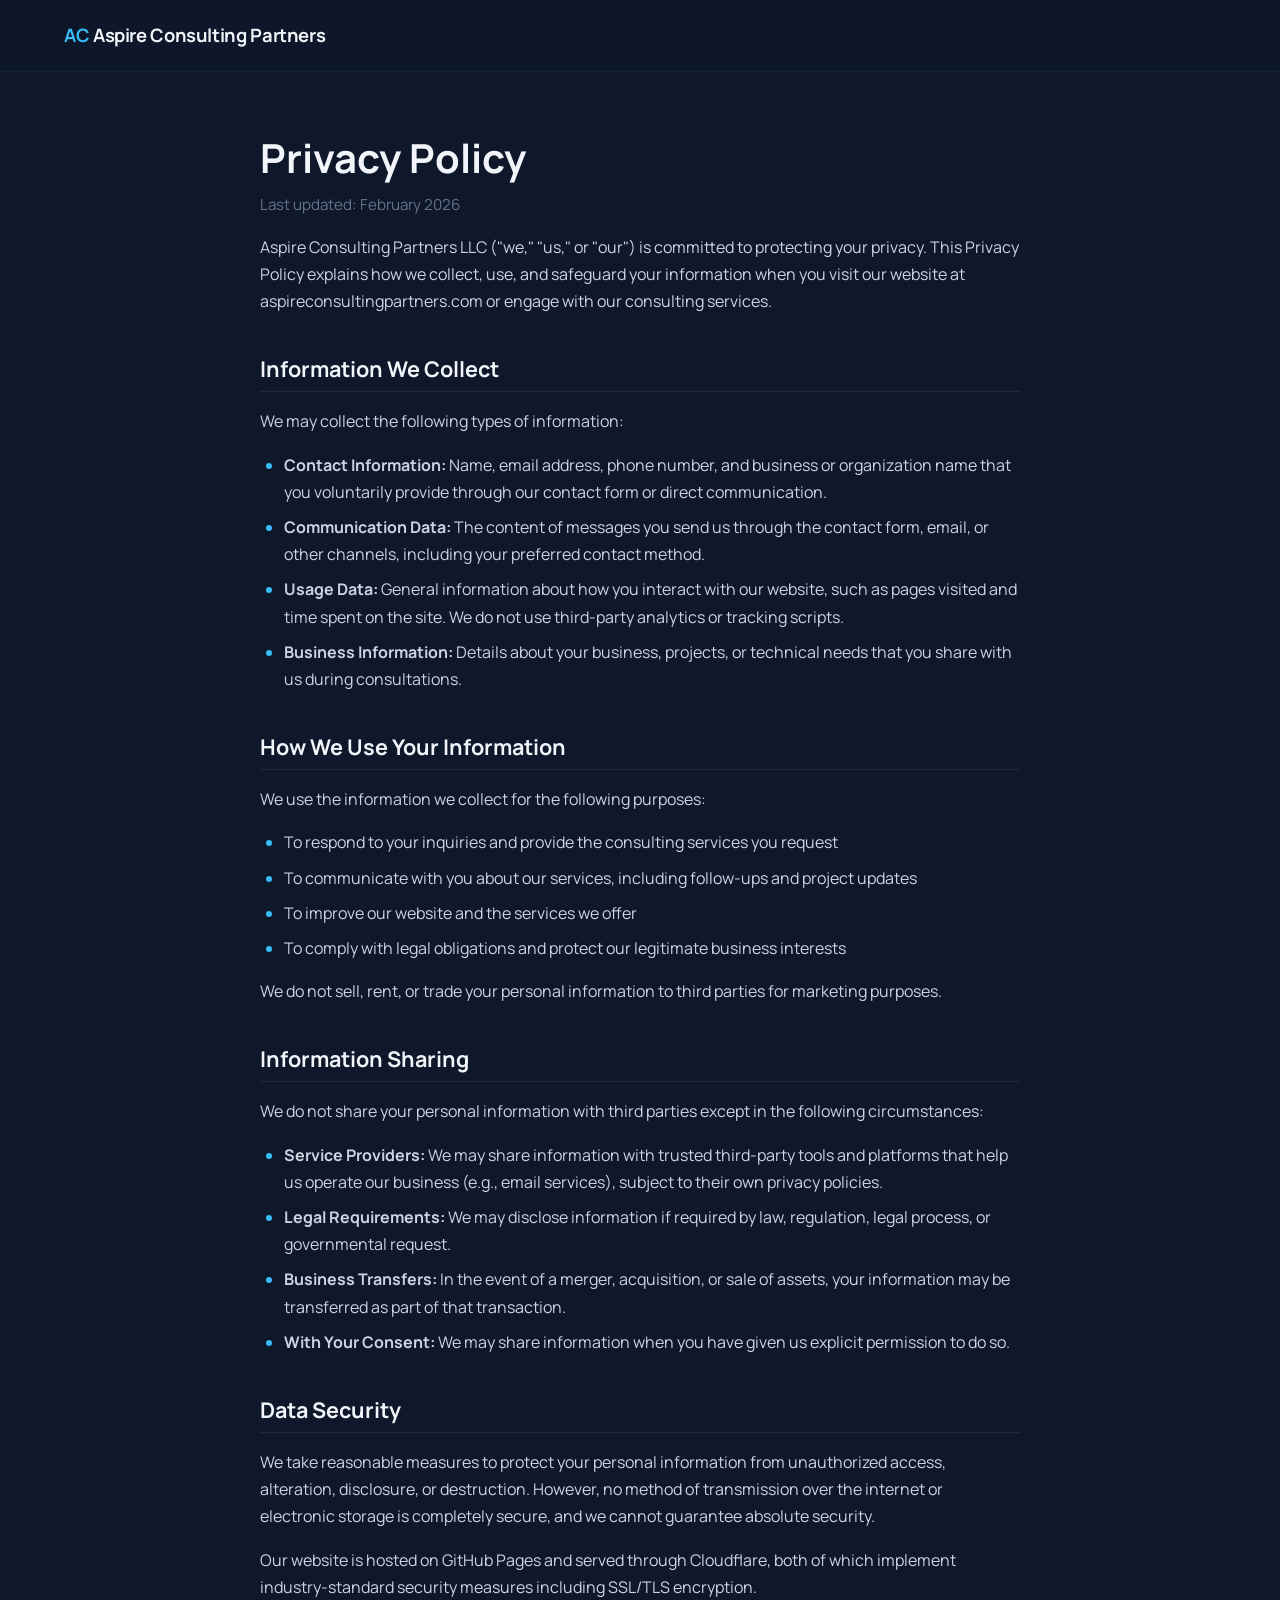
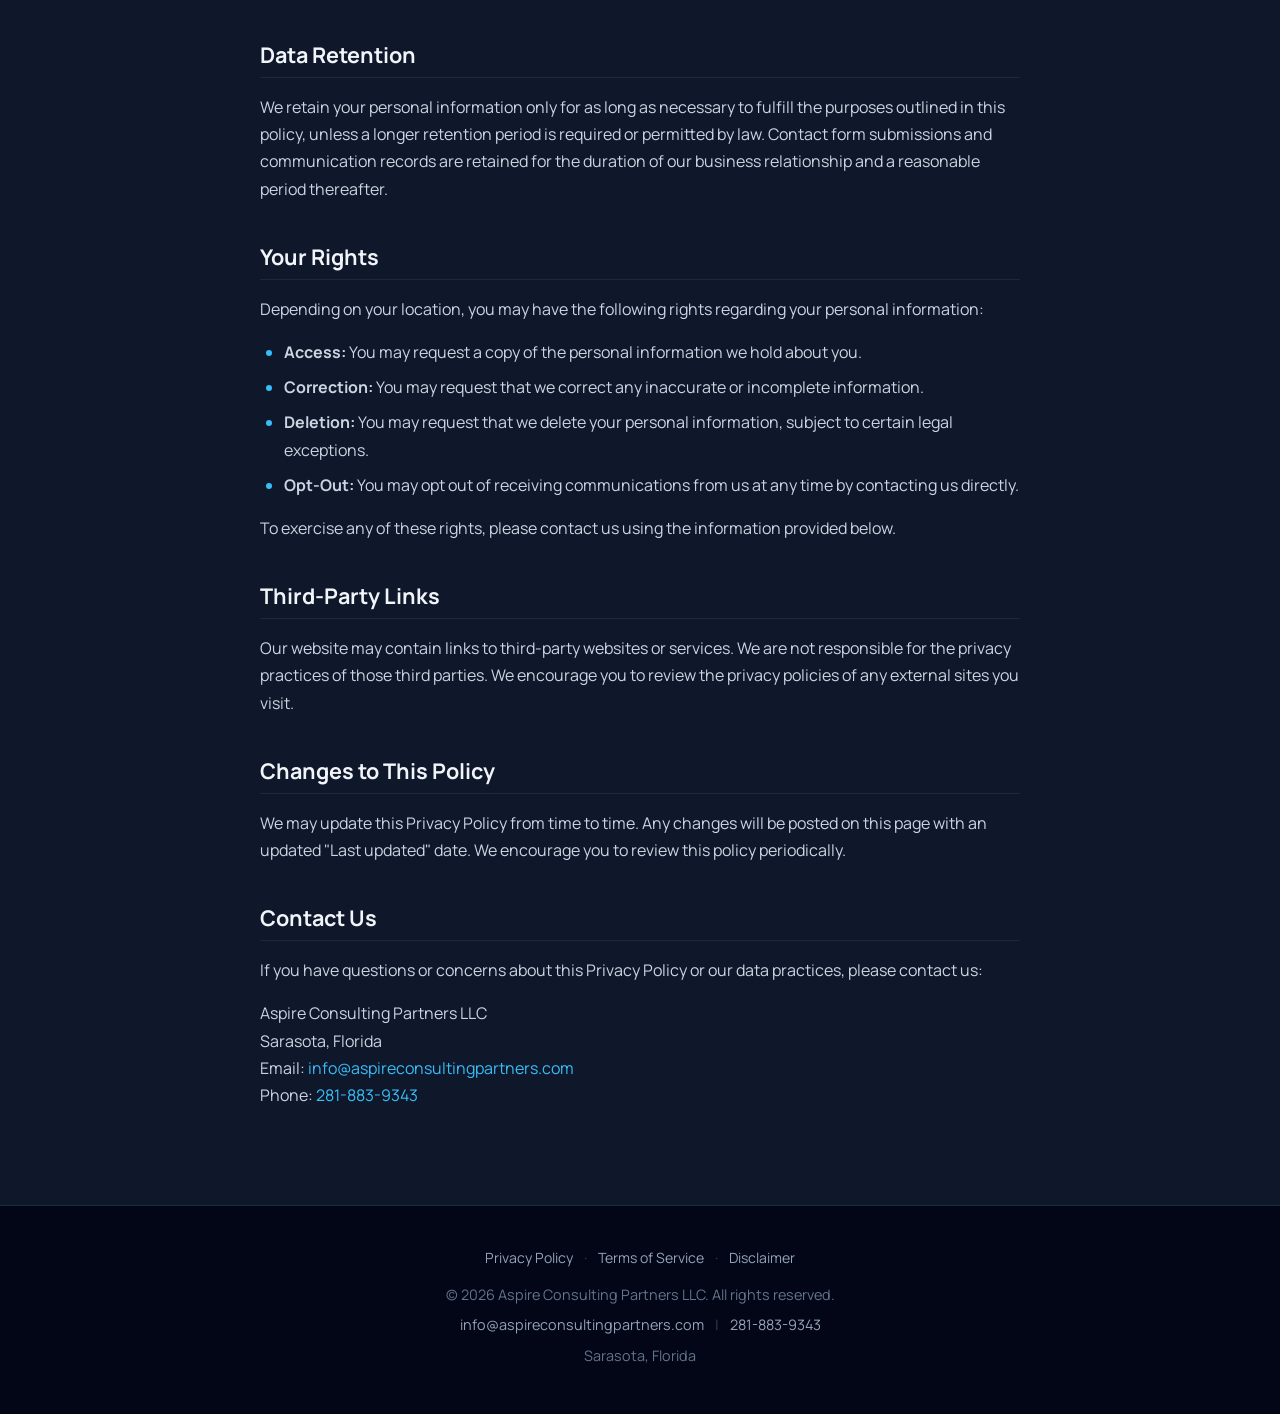
<file: privacy.html>
<!DOCTYPE html>
<html lang="en">
<head>
  <meta charset="UTF-8">
  <meta name="viewport" content="width=device-width, initial-scale=1.0">
  <meta name="description" content="Privacy Policy for Aspire Consulting Partners LLC — how we collect, use, and protect your information.">
  <title>Privacy Policy | Aspire Consulting Partners</title>
  <link rel="icon" href="favicon.svg" type="image/svg+xml">
  <link rel="preconnect" href="https://fonts.googleapis.com">
  <link rel="preconnect" href="https://fonts.gstatic.com" crossorigin>
  <link href="https://fonts.googleapis.com/css2?family=Manrope:wght@400;500;700&display=swap" rel="stylesheet">
  <style>
    :root {
      --bg-main: #0f172a;
      --bg-dark: #020617;
      --cyan: #38bdf8;
      --cyan-light: #7dd3fc;
      --gray-100: #f1f5f9;
      --gray-300: #cbd5e1;
      --gray-400: #94a3b8;
      --gray-500: #64748b;
      --gray-700: #334155;
      --gray-800: #1e293b;
      --nav-height: 72px;
      --font: 'Manrope', system-ui, -apple-system, sans-serif;
    }

    *, *::before, *::after {
      box-sizing: border-box;
      margin: 0;
      padding: 0;
    }

    html {
      scroll-behavior: smooth;
      scroll-padding-top: var(--nav-height);
    }

    body {
      font-family: var(--font);
      font-size: 16px;
      line-height: 1.7;
      color: var(--gray-300);
      background: var(--bg-main);
      -webkit-font-smoothing: antialiased;
      -moz-osx-font-smoothing: grayscale;
      min-height: 100vh;
      display: flex;
      flex-direction: column;
    }

    a {
      color: var(--cyan);
      text-decoration: none;
      transition: color 0.2s;
    }

    a:hover {
      color: var(--cyan-light);
    }

    h1, h2, h3 {
      color: var(--gray-100);
      line-height: 1.3;
    }

    .container {
      width: 100%;
      max-width: 1200px;
      margin: 0 auto;
      padding: 0 24px;
    }

    /* Navigation */
    .nav {
      position: fixed;
      top: 0;
      left: 0;
      right: 0;
      z-index: 1000;
      background: rgba(15, 23, 42, 0.88);
      backdrop-filter: blur(12px);
      -webkit-backdrop-filter: blur(12px);
      border-bottom: 1px solid rgba(56, 189, 248, 0.08);
      height: var(--nav-height);
    }

    .nav .container {
      display: flex;
      align-items: center;
      height: 100%;
    }

    .nav-logo {
      font-size: 1.15rem;
      font-weight: 700;
      color: var(--gray-100);
      letter-spacing: -0.02em;
      white-space: nowrap;
    }

    .nav-logo span {
      color: var(--cyan);
    }

    /* Legal Page Content */
    .legal-page {
      flex: 1;
      padding: calc(var(--nav-height) + 60px) 24px 80px;
    }

    .legal-content {
      max-width: 760px;
      margin: 0 auto;
    }

    .legal-content h1 {
      font-size: clamp(1.8rem, 5vw, 2.5rem);
      font-weight: 700;
      margin-bottom: 8px;
    }

    .legal-updated {
      color: var(--gray-500);
      font-size: 0.95rem;
      margin-bottom: 40px;
    }

    .legal-content h2 {
      font-size: 1.35rem;
      font-weight: 700;
      margin-top: 40px;
      margin-bottom: 16px;
      padding-bottom: 8px;
      border-bottom: 1px solid var(--gray-800);
    }

    .legal-content p {
      margin-bottom: 16px;
    }

    .legal-content ul {
      margin-bottom: 16px;
      padding-left: 24px;
    }

    .legal-content ul li {
      margin-bottom: 8px;
    }

    .legal-content ul li::marker {
      color: var(--cyan);
    }

    /* Footer */
    .footer {
      background: var(--bg-dark);
      border-top: 1px solid var(--gray-800);
      padding: 40px 0;
      text-align: center;
      font-size: 0.9rem;
      color: var(--gray-500);
    }

    .footer-links {
      margin-bottom: 12px;
    }

    .footer-links a {
      color: var(--gray-400);
      font-size: 0.88rem;
    }

    .footer-links a:hover {
      color: var(--cyan);
    }

    .footer-sep {
      margin: 0 8px;
      color: var(--gray-700);
    }

    .footer p {
      margin-bottom: 6px;
    }

    .footer-contact a {
      color: var(--gray-400);
    }

    .footer-contact a:hover {
      color: var(--cyan);
    }

    @media (max-width: 768px) {
      .legal-page {
        padding-top: calc(var(--nav-height) + 40px);
        padding-bottom: 56px;
      }
    }

    @media (prefers-reduced-motion: reduce) {
      html { scroll-behavior: auto; }
    }
  </style>
</head>
<body>

  <header class="nav" role="banner">
    <div class="container">
      <a href="index.html" class="nav-logo" aria-label="Aspire Consulting Partners home"><span>AC</span> Aspire Consulting Partners</a>
    </div>
  </header>

  <main class="legal-page">
    <div class="legal-content">
      <h1>Privacy Policy</h1>
      <p class="legal-updated">Last updated: February 2026</p>

      <p>Aspire Consulting Partners LLC ("we," "us," or "our") is committed to protecting your privacy. This Privacy Policy explains how we collect, use, and safeguard your information when you visit our website at aspireconsultingpartners.com or engage with our consulting services.</p>

      <h2>Information We Collect</h2>
      <p>We may collect the following types of information:</p>
      <ul>
        <li><strong>Contact Information:</strong> Name, email address, phone number, and business or organization name that you voluntarily provide through our contact form or direct communication.</li>
        <li><strong>Communication Data:</strong> The content of messages you send us through the contact form, email, or other channels, including your preferred contact method.</li>
        <li><strong>Usage Data:</strong> General information about how you interact with our website, such as pages visited and time spent on the site. We do not use third-party analytics or tracking scripts.</li>
        <li><strong>Business Information:</strong> Details about your business, projects, or technical needs that you share with us during consultations.</li>
      </ul>

      <h2>How We Use Your Information</h2>
      <p>We use the information we collect for the following purposes:</p>
      <ul>
        <li>To respond to your inquiries and provide the consulting services you request</li>
        <li>To communicate with you about our services, including follow-ups and project updates</li>
        <li>To improve our website and the services we offer</li>
        <li>To comply with legal obligations and protect our legitimate business interests</li>
      </ul>
      <p>We do not sell, rent, or trade your personal information to third parties for marketing purposes.</p>

      <h2>Information Sharing</h2>
      <p>We do not share your personal information with third parties except in the following circumstances:</p>
      <ul>
        <li><strong>Service Providers:</strong> We may share information with trusted third-party tools and platforms that help us operate our business (e.g., email services), subject to their own privacy policies.</li>
        <li><strong>Legal Requirements:</strong> We may disclose information if required by law, regulation, legal process, or governmental request.</li>
        <li><strong>Business Transfers:</strong> In the event of a merger, acquisition, or sale of assets, your information may be transferred as part of that transaction.</li>
        <li><strong>With Your Consent:</strong> We may share information when you have given us explicit permission to do so.</li>
      </ul>

      <h2>Data Security</h2>
      <p>We take reasonable measures to protect your personal information from unauthorized access, alteration, disclosure, or destruction. However, no method of transmission over the internet or electronic storage is completely secure, and we cannot guarantee absolute security.</p>
      <p>Our website is hosted on GitHub Pages and served through Cloudflare, both of which implement industry-standard security measures including SSL/TLS encryption.</p>

      <h2>Data Retention</h2>
      <p>We retain your personal information only for as long as necessary to fulfill the purposes outlined in this policy, unless a longer retention period is required or permitted by law. Contact form submissions and communication records are retained for the duration of our business relationship and a reasonable period thereafter.</p>

      <h2>Your Rights</h2>
      <p>Depending on your location, you may have the following rights regarding your personal information:</p>
      <ul>
        <li><strong>Access:</strong> You may request a copy of the personal information we hold about you.</li>
        <li><strong>Correction:</strong> You may request that we correct any inaccurate or incomplete information.</li>
        <li><strong>Deletion:</strong> You may request that we delete your personal information, subject to certain legal exceptions.</li>
        <li><strong>Opt-Out:</strong> You may opt out of receiving communications from us at any time by contacting us directly.</li>
      </ul>
      <p>To exercise any of these rights, please contact us using the information provided below.</p>

      <h2>Third-Party Links</h2>
      <p>Our website may contain links to third-party websites or services. We are not responsible for the privacy practices of those third parties. We encourage you to review the privacy policies of any external sites you visit.</p>

      <h2>Changes to This Policy</h2>
      <p>We may update this Privacy Policy from time to time. Any changes will be posted on this page with an updated "Last updated" date. We encourage you to review this policy periodically.</p>

      <h2>Contact Us</h2>
      <p>If you have questions or concerns about this Privacy Policy or our data practices, please contact us:</p>
      <p>
        Aspire Consulting Partners LLC<br>
        Sarasota, Florida<br>
        Email: <a href="mailto:info@aspireconsultingpartners.com">info@aspireconsultingpartners.com</a><br>
        Phone: <a href="tel:+12818839343">281-883-9343</a>
      </p>
    </div>
  </main>

  <footer class="footer" role="contentinfo">
    <div class="container">
      <div class="footer-links">
        <a href="privacy.html">Privacy Policy</a>
        <span class="footer-sep">&middot;</span>
        <a href="terms.html">Terms of Service</a>
        <span class="footer-sep">&middot;</span>
        <a href="disclaimer.html">Disclaimer</a>
      </div>
      <p>&copy; 2026 Aspire Consulting Partners LLC. All rights reserved.</p>
      <p class="footer-contact">
        <a href="mailto:info@aspireconsultingpartners.com">info@aspireconsultingpartners.com</a>
        <span class="footer-sep">|</span>
        <a href="tel:+12818839343">281-883-9343</a>
      </p>
      <p>Sarasota, Florida</p>
    </div>
  </footer>

</body>
</html>
</file>
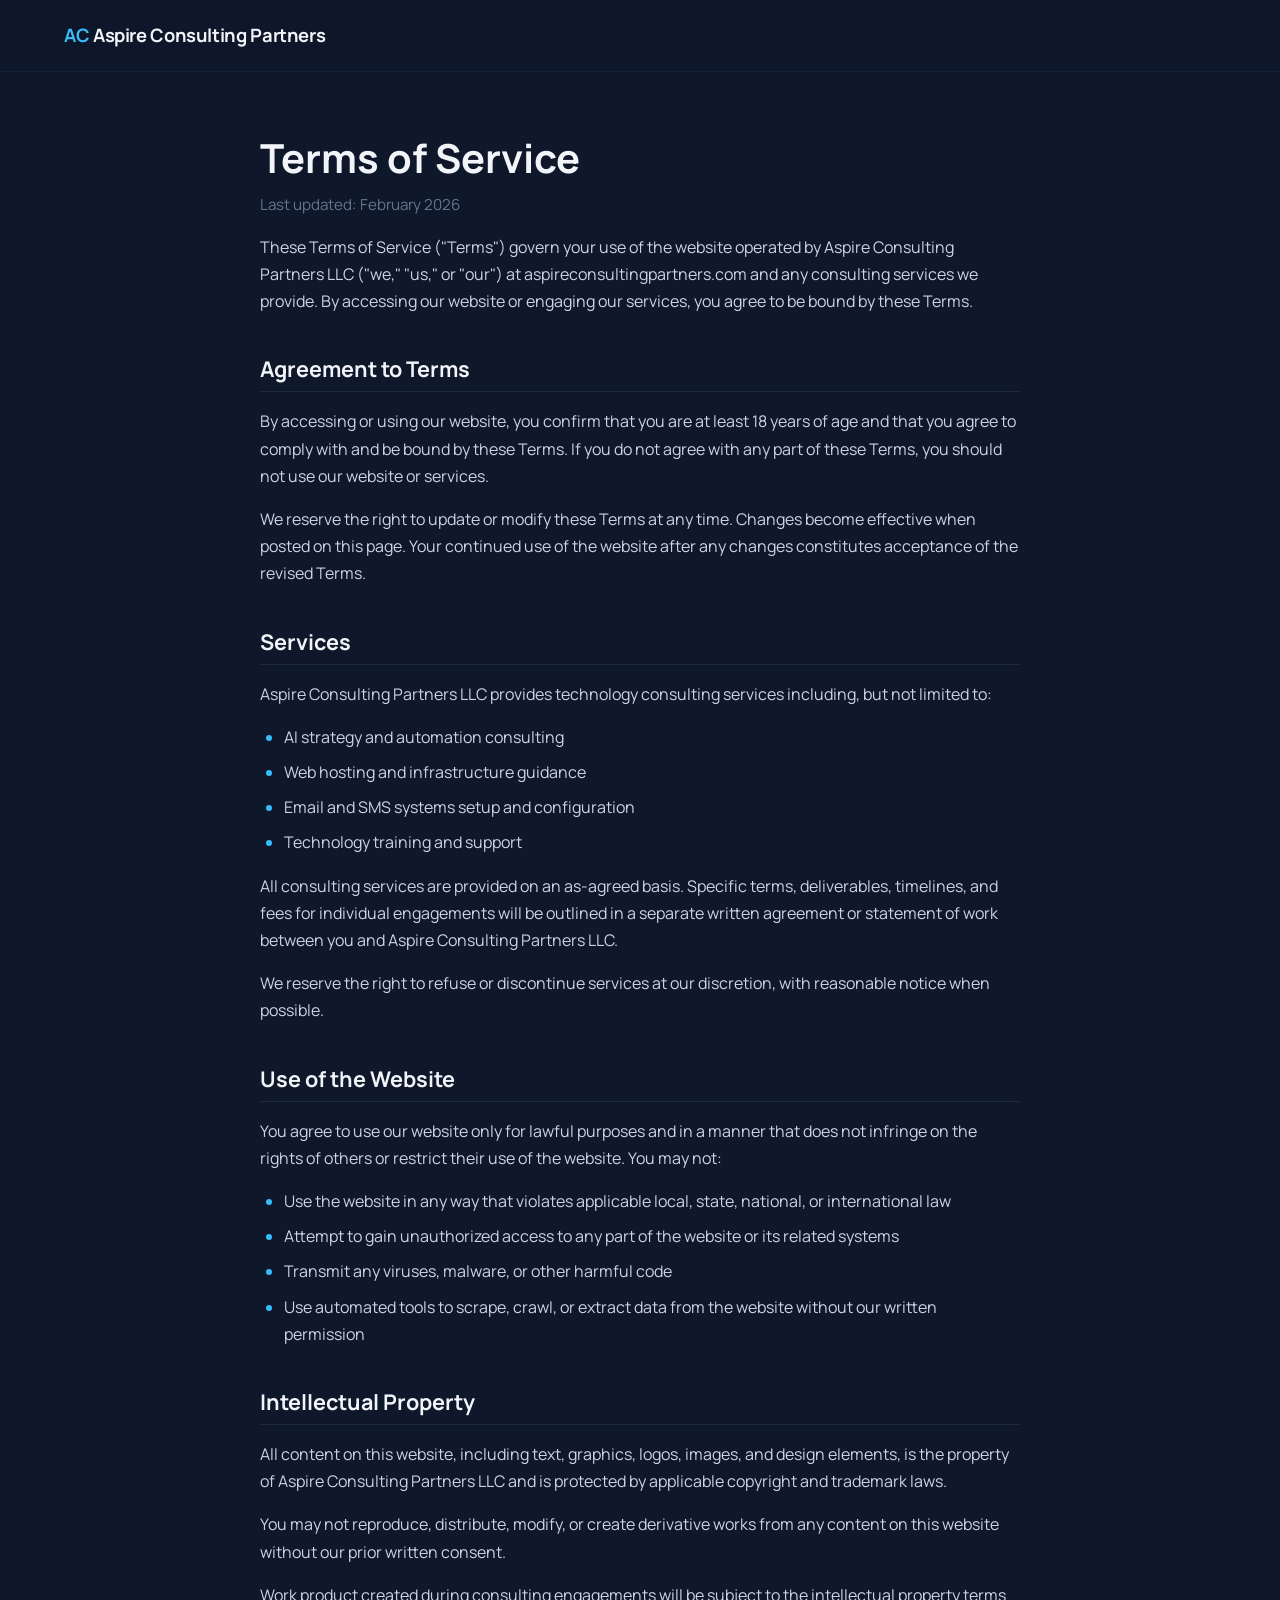
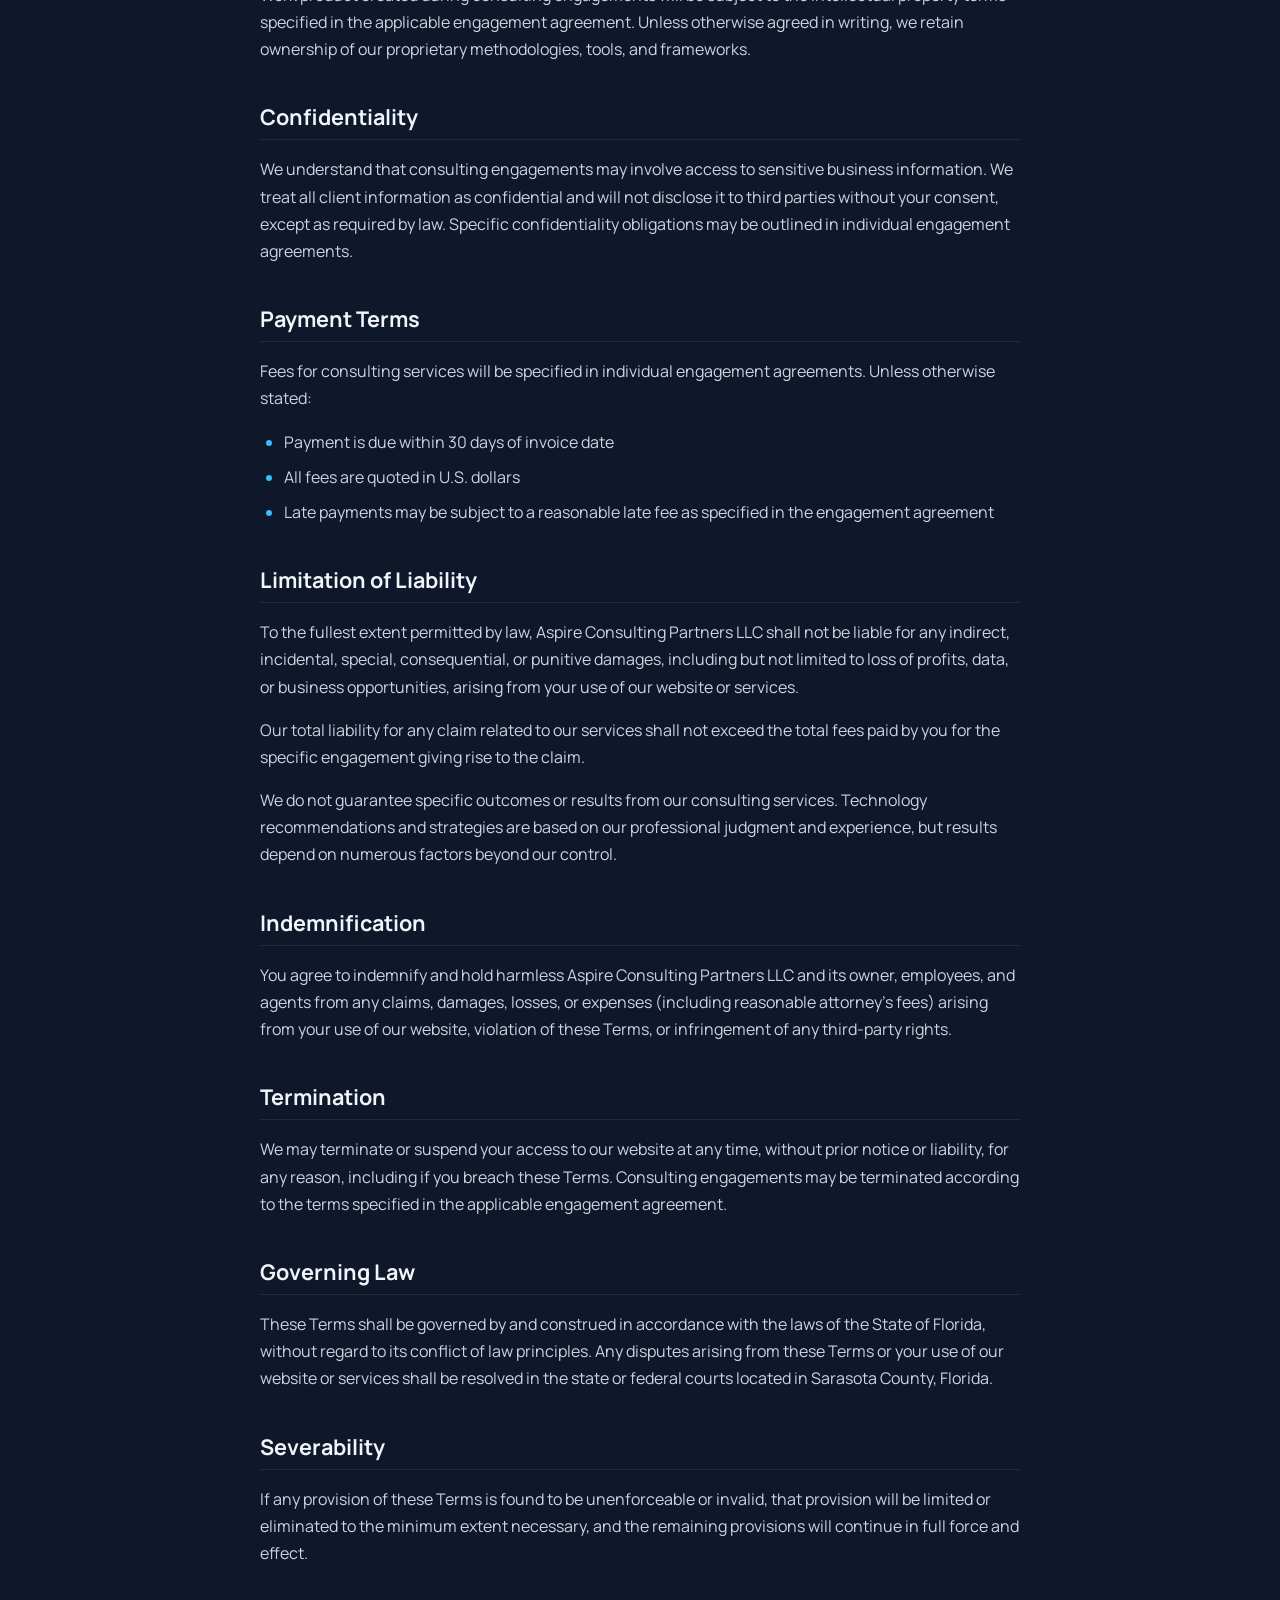
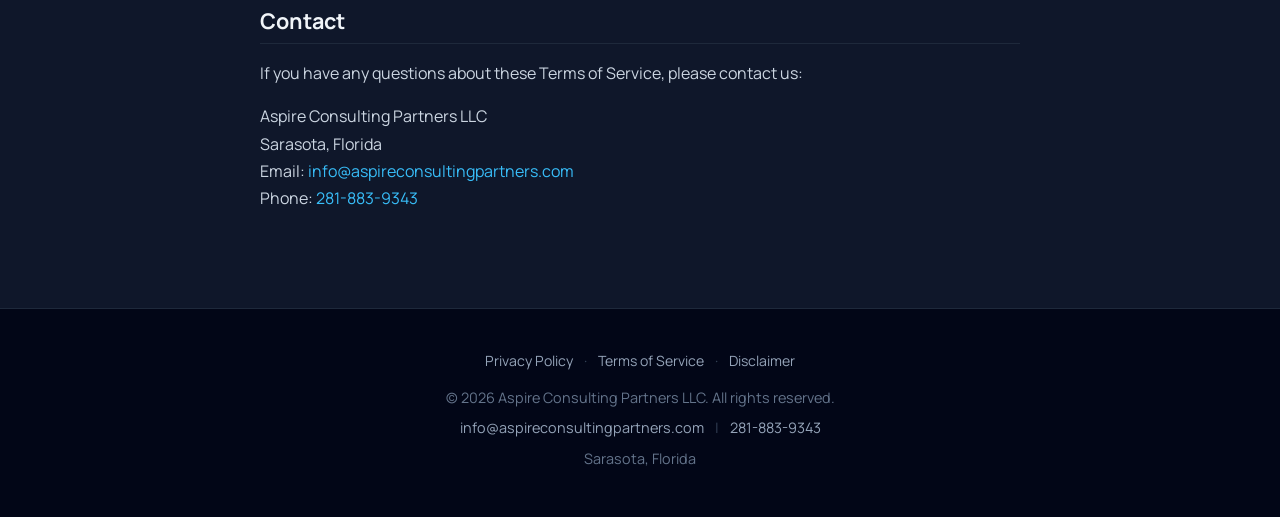
<file: terms.html>
<!DOCTYPE html>
<html lang="en">
<head>
  <meta charset="UTF-8">
  <meta name="viewport" content="width=device-width, initial-scale=1.0">
  <meta name="description" content="Terms of Service for Aspire Consulting Partners LLC — the terms governing use of our website and consulting services.">
  <title>Terms of Service | Aspire Consulting Partners</title>
  <link rel="icon" href="favicon.svg" type="image/svg+xml">
  <link rel="preconnect" href="https://fonts.googleapis.com">
  <link rel="preconnect" href="https://fonts.gstatic.com" crossorigin>
  <link href="https://fonts.googleapis.com/css2?family=Manrope:wght@400;500;700&display=swap" rel="stylesheet">
  <style>
    :root {
      --bg-main: #0f172a;
      --bg-dark: #020617;
      --cyan: #38bdf8;
      --cyan-light: #7dd3fc;
      --gray-100: #f1f5f9;
      --gray-300: #cbd5e1;
      --gray-400: #94a3b8;
      --gray-500: #64748b;
      --gray-700: #334155;
      --gray-800: #1e293b;
      --nav-height: 72px;
      --font: 'Manrope', system-ui, -apple-system, sans-serif;
    }

    *, *::before, *::after {
      box-sizing: border-box;
      margin: 0;
      padding: 0;
    }

    html {
      scroll-behavior: smooth;
      scroll-padding-top: var(--nav-height);
    }

    body {
      font-family: var(--font);
      font-size: 16px;
      line-height: 1.7;
      color: var(--gray-300);
      background: var(--bg-main);
      -webkit-font-smoothing: antialiased;
      -moz-osx-font-smoothing: grayscale;
      min-height: 100vh;
      display: flex;
      flex-direction: column;
    }

    a {
      color: var(--cyan);
      text-decoration: none;
      transition: color 0.2s;
    }

    a:hover {
      color: var(--cyan-light);
    }

    h1, h2, h3 {
      color: var(--gray-100);
      line-height: 1.3;
    }

    .container {
      width: 100%;
      max-width: 1200px;
      margin: 0 auto;
      padding: 0 24px;
    }

    /* Navigation */
    .nav {
      position: fixed;
      top: 0;
      left: 0;
      right: 0;
      z-index: 1000;
      background: rgba(15, 23, 42, 0.88);
      backdrop-filter: blur(12px);
      -webkit-backdrop-filter: blur(12px);
      border-bottom: 1px solid rgba(56, 189, 248, 0.08);
      height: var(--nav-height);
    }

    .nav .container {
      display: flex;
      align-items: center;
      height: 100%;
    }

    .nav-logo {
      font-size: 1.15rem;
      font-weight: 700;
      color: var(--gray-100);
      letter-spacing: -0.02em;
      white-space: nowrap;
    }

    .nav-logo span {
      color: var(--cyan);
    }

    /* Legal Page Content */
    .legal-page {
      flex: 1;
      padding: calc(var(--nav-height) + 60px) 24px 80px;
    }

    .legal-content {
      max-width: 760px;
      margin: 0 auto;
    }

    .legal-content h1 {
      font-size: clamp(1.8rem, 5vw, 2.5rem);
      font-weight: 700;
      margin-bottom: 8px;
    }

    .legal-updated {
      color: var(--gray-500);
      font-size: 0.95rem;
      margin-bottom: 40px;
    }

    .legal-content h2 {
      font-size: 1.35rem;
      font-weight: 700;
      margin-top: 40px;
      margin-bottom: 16px;
      padding-bottom: 8px;
      border-bottom: 1px solid var(--gray-800);
    }

    .legal-content p {
      margin-bottom: 16px;
    }

    .legal-content ul, .legal-content ol {
      margin-bottom: 16px;
      padding-left: 24px;
    }

    .legal-content ul li, .legal-content ol li {
      margin-bottom: 8px;
    }

    .legal-content ul li::marker {
      color: var(--cyan);
    }

    /* Footer */
    .footer {
      background: var(--bg-dark);
      border-top: 1px solid var(--gray-800);
      padding: 40px 0;
      text-align: center;
      font-size: 0.9rem;
      color: var(--gray-500);
    }

    .footer-links {
      margin-bottom: 12px;
    }

    .footer-links a {
      color: var(--gray-400);
      font-size: 0.88rem;
    }

    .footer-links a:hover {
      color: var(--cyan);
    }

    .footer-sep {
      margin: 0 8px;
      color: var(--gray-700);
    }

    .footer p {
      margin-bottom: 6px;
    }

    .footer-contact a {
      color: var(--gray-400);
    }

    .footer-contact a:hover {
      color: var(--cyan);
    }

    @media (max-width: 768px) {
      .legal-page {
        padding-top: calc(var(--nav-height) + 40px);
        padding-bottom: 56px;
      }
    }

    @media (prefers-reduced-motion: reduce) {
      html { scroll-behavior: auto; }
    }
  </style>
</head>
<body>

  <header class="nav" role="banner">
    <div class="container">
      <a href="index.html" class="nav-logo" aria-label="Aspire Consulting Partners home"><span>AC</span> Aspire Consulting Partners</a>
    </div>
  </header>

  <main class="legal-page">
    <div class="legal-content">
      <h1>Terms of Service</h1>
      <p class="legal-updated">Last updated: February 2026</p>

      <p>These Terms of Service ("Terms") govern your use of the website operated by Aspire Consulting Partners LLC ("we," "us," or "our") at aspireconsultingpartners.com and any consulting services we provide. By accessing our website or engaging our services, you agree to be bound by these Terms.</p>

      <h2>Agreement to Terms</h2>
      <p>By accessing or using our website, you confirm that you are at least 18 years of age and that you agree to comply with and be bound by these Terms. If you do not agree with any part of these Terms, you should not use our website or services.</p>
      <p>We reserve the right to update or modify these Terms at any time. Changes become effective when posted on this page. Your continued use of the website after any changes constitutes acceptance of the revised Terms.</p>

      <h2>Services</h2>
      <p>Aspire Consulting Partners LLC provides technology consulting services including, but not limited to:</p>
      <ul>
        <li>AI strategy and automation consulting</li>
        <li>Web hosting and infrastructure guidance</li>
        <li>Email and SMS systems setup and configuration</li>
        <li>Technology training and support</li>
      </ul>
      <p>All consulting services are provided on an as-agreed basis. Specific terms, deliverables, timelines, and fees for individual engagements will be outlined in a separate written agreement or statement of work between you and Aspire Consulting Partners LLC.</p>
      <p>We reserve the right to refuse or discontinue services at our discretion, with reasonable notice when possible.</p>

      <h2>Use of the Website</h2>
      <p>You agree to use our website only for lawful purposes and in a manner that does not infringe on the rights of others or restrict their use of the website. You may not:</p>
      <ul>
        <li>Use the website in any way that violates applicable local, state, national, or international law</li>
        <li>Attempt to gain unauthorized access to any part of the website or its related systems</li>
        <li>Transmit any viruses, malware, or other harmful code</li>
        <li>Use automated tools to scrape, crawl, or extract data from the website without our written permission</li>
      </ul>

      <h2>Intellectual Property</h2>
      <p>All content on this website, including text, graphics, logos, images, and design elements, is the property of Aspire Consulting Partners LLC and is protected by applicable copyright and trademark laws.</p>
      <p>You may not reproduce, distribute, modify, or create derivative works from any content on this website without our prior written consent.</p>
      <p>Work product created during consulting engagements will be subject to the intellectual property terms specified in the applicable engagement agreement. Unless otherwise agreed in writing, we retain ownership of our proprietary methodologies, tools, and frameworks.</p>

      <h2>Confidentiality</h2>
      <p>We understand that consulting engagements may involve access to sensitive business information. We treat all client information as confidential and will not disclose it to third parties without your consent, except as required by law. Specific confidentiality obligations may be outlined in individual engagement agreements.</p>

      <h2>Payment Terms</h2>
      <p>Fees for consulting services will be specified in individual engagement agreements. Unless otherwise stated:</p>
      <ul>
        <li>Payment is due within 30 days of invoice date</li>
        <li>All fees are quoted in U.S. dollars</li>
        <li>Late payments may be subject to a reasonable late fee as specified in the engagement agreement</li>
      </ul>

      <h2>Limitation of Liability</h2>
      <p>To the fullest extent permitted by law, Aspire Consulting Partners LLC shall not be liable for any indirect, incidental, special, consequential, or punitive damages, including but not limited to loss of profits, data, or business opportunities, arising from your use of our website or services.</p>
      <p>Our total liability for any claim related to our services shall not exceed the total fees paid by you for the specific engagement giving rise to the claim.</p>
      <p>We do not guarantee specific outcomes or results from our consulting services. Technology recommendations and strategies are based on our professional judgment and experience, but results depend on numerous factors beyond our control.</p>

      <h2>Indemnification</h2>
      <p>You agree to indemnify and hold harmless Aspire Consulting Partners LLC and its owner, employees, and agents from any claims, damages, losses, or expenses (including reasonable attorney's fees) arising from your use of our website, violation of these Terms, or infringement of any third-party rights.</p>

      <h2>Termination</h2>
      <p>We may terminate or suspend your access to our website at any time, without prior notice or liability, for any reason, including if you breach these Terms. Consulting engagements may be terminated according to the terms specified in the applicable engagement agreement.</p>

      <h2>Governing Law</h2>
      <p>These Terms shall be governed by and construed in accordance with the laws of the State of Florida, without regard to its conflict of law principles. Any disputes arising from these Terms or your use of our website or services shall be resolved in the state or federal courts located in Sarasota County, Florida.</p>

      <h2>Severability</h2>
      <p>If any provision of these Terms is found to be unenforceable or invalid, that provision will be limited or eliminated to the minimum extent necessary, and the remaining provisions will continue in full force and effect.</p>

      <h2>Contact</h2>
      <p>If you have any questions about these Terms of Service, please contact us:</p>
      <p>
        Aspire Consulting Partners LLC<br>
        Sarasota, Florida<br>
        Email: <a href="mailto:info@aspireconsultingpartners.com">info@aspireconsultingpartners.com</a><br>
        Phone: <a href="tel:+12818839343">281-883-9343</a>
      </p>
    </div>
  </main>

  <footer class="footer" role="contentinfo">
    <div class="container">
      <div class="footer-links">
        <a href="privacy.html">Privacy Policy</a>
        <span class="footer-sep">&middot;</span>
        <a href="terms.html">Terms of Service</a>
        <span class="footer-sep">&middot;</span>
        <a href="disclaimer.html">Disclaimer</a>
      </div>
      <p>&copy; 2026 Aspire Consulting Partners LLC. All rights reserved.</p>
      <p class="footer-contact">
        <a href="mailto:info@aspireconsultingpartners.com">info@aspireconsultingpartners.com</a>
        <span class="footer-sep">|</span>
        <a href="tel:+12818839343">281-883-9343</a>
      </p>
      <p>Sarasota, Florida</p>
    </div>
  </footer>

</body>
</html>
</file>
